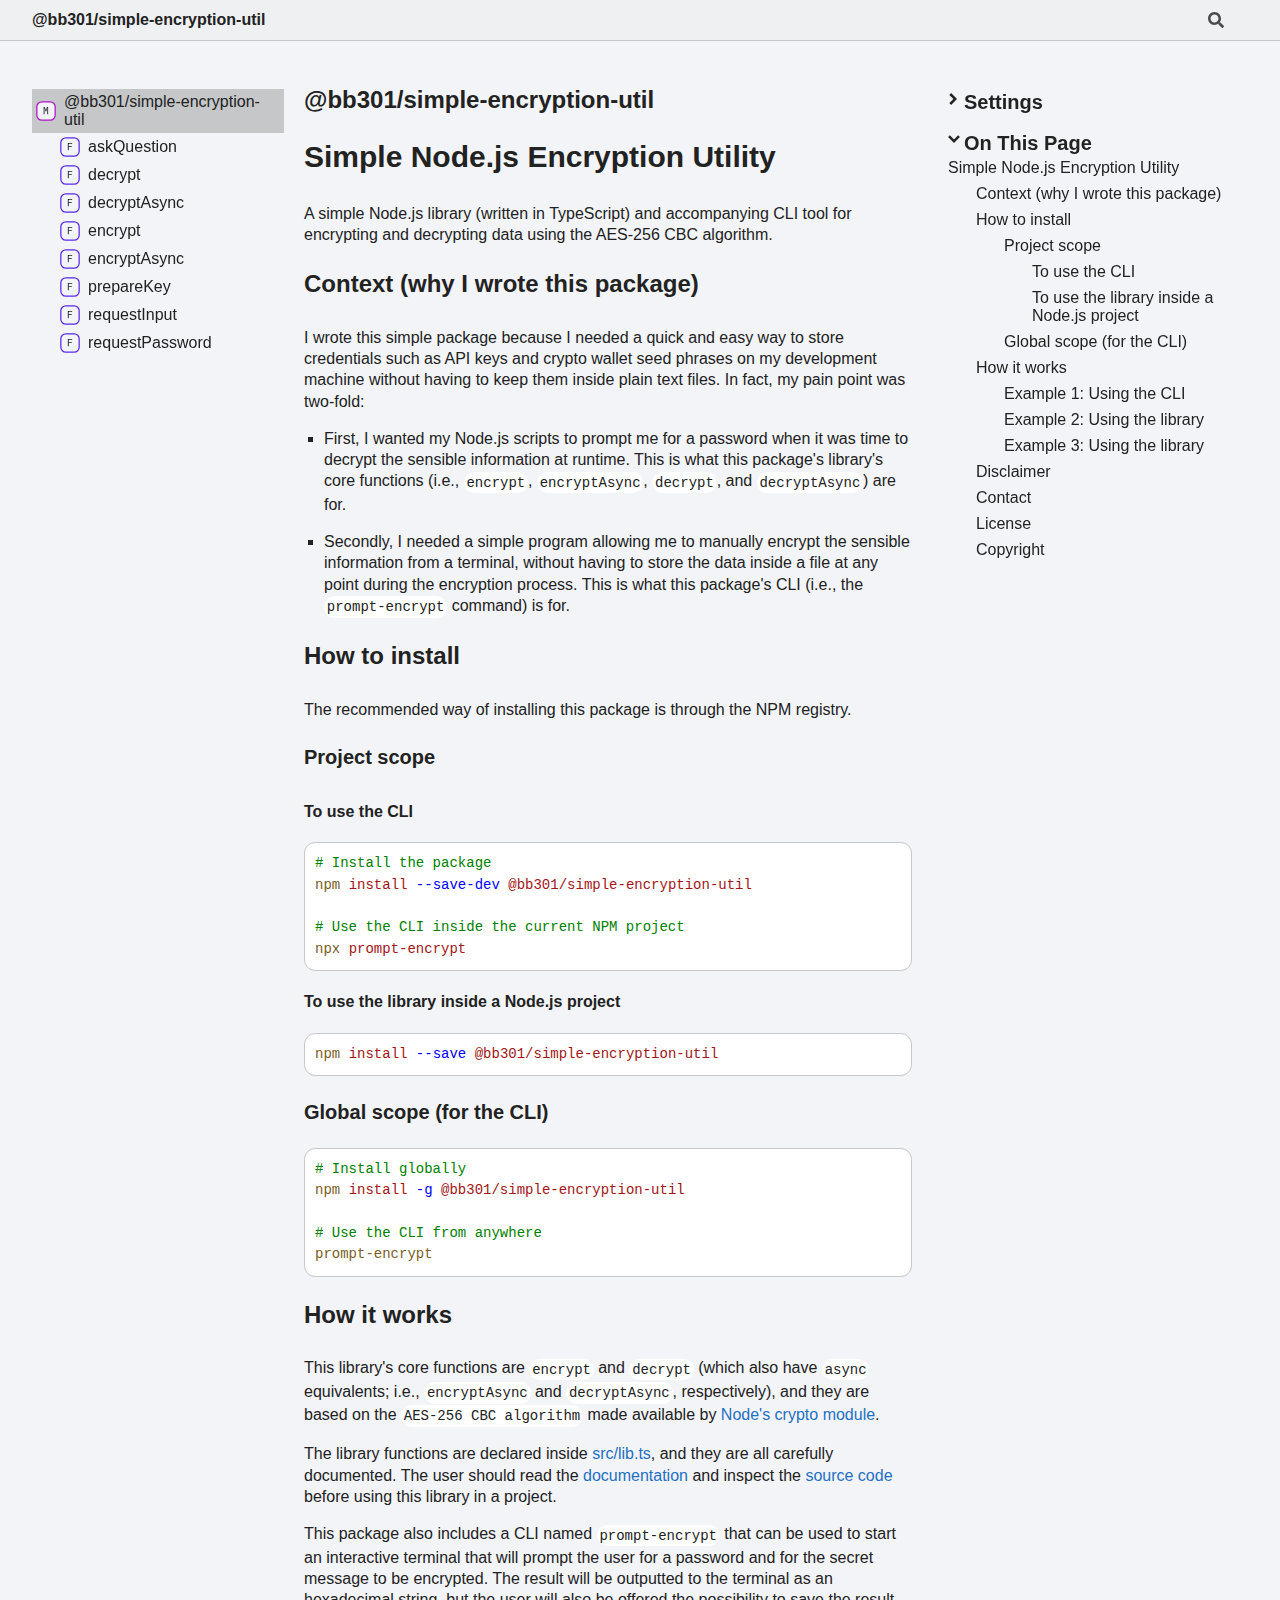
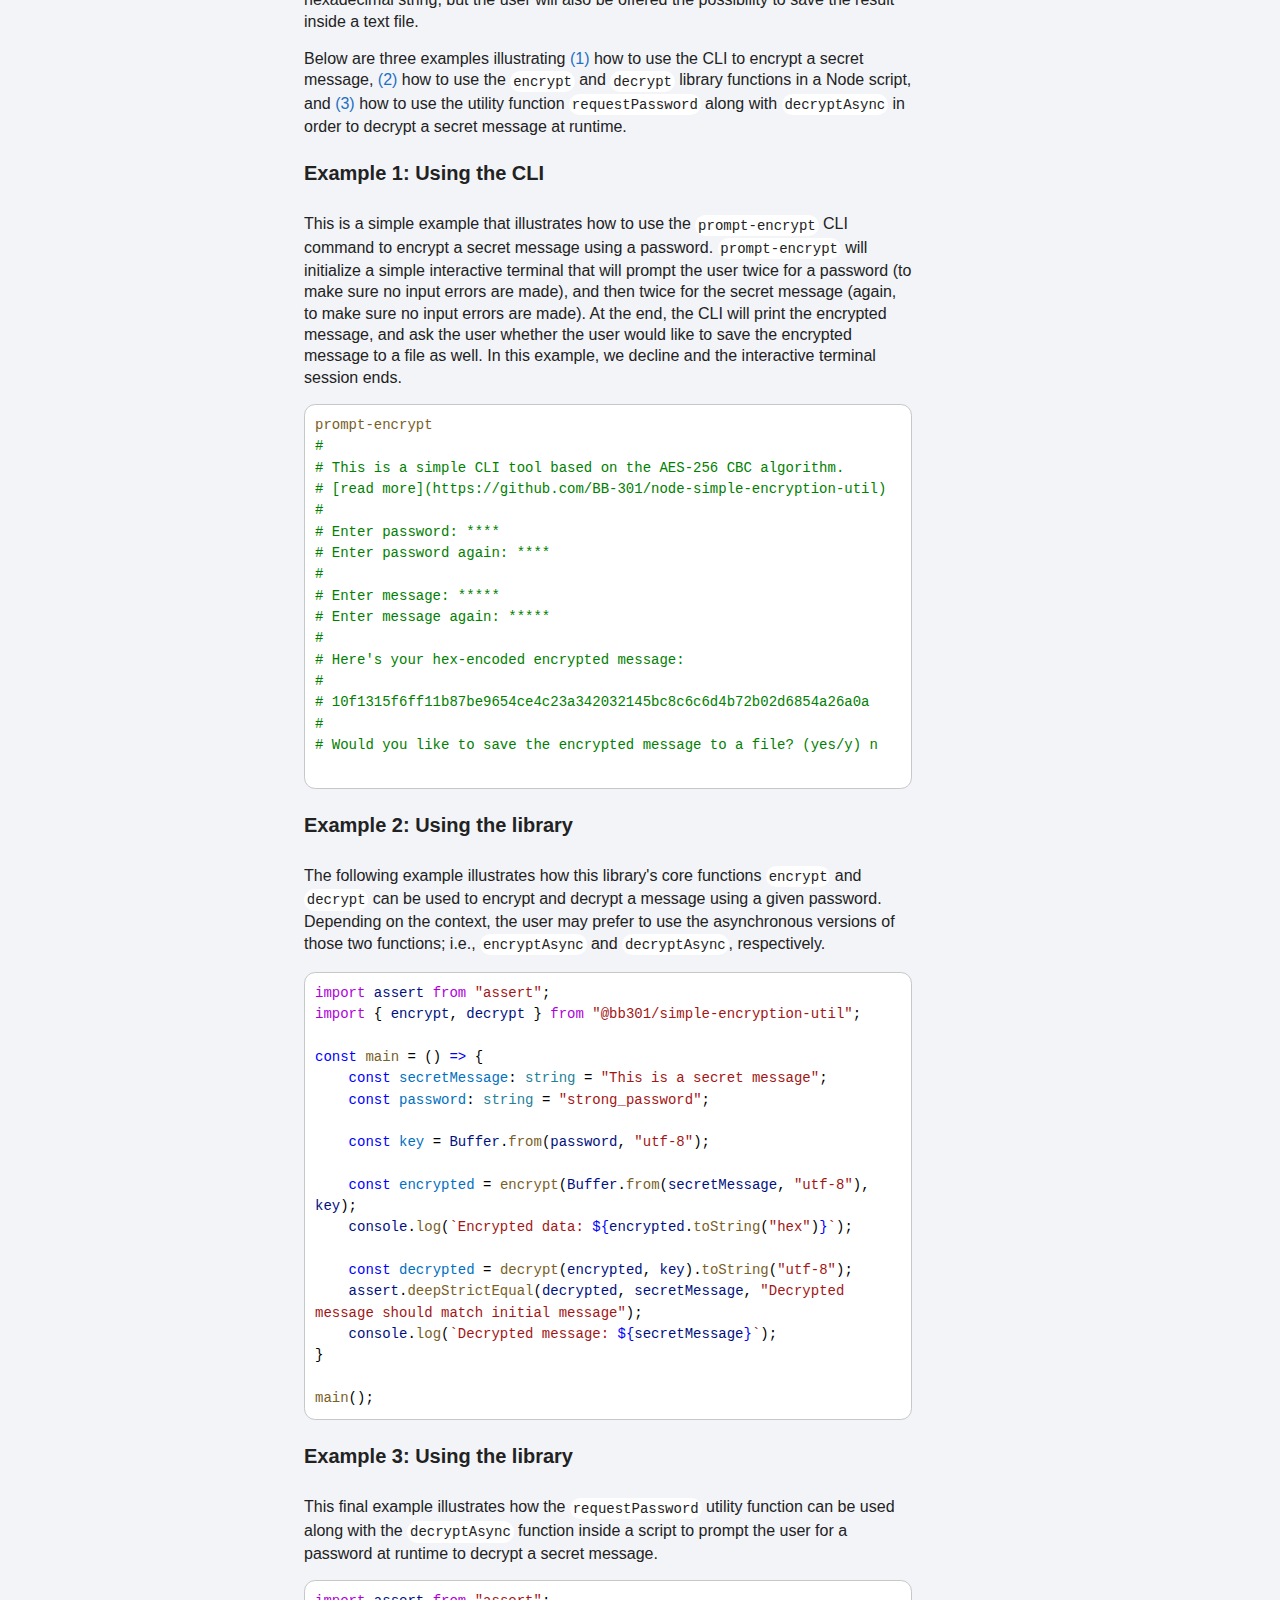
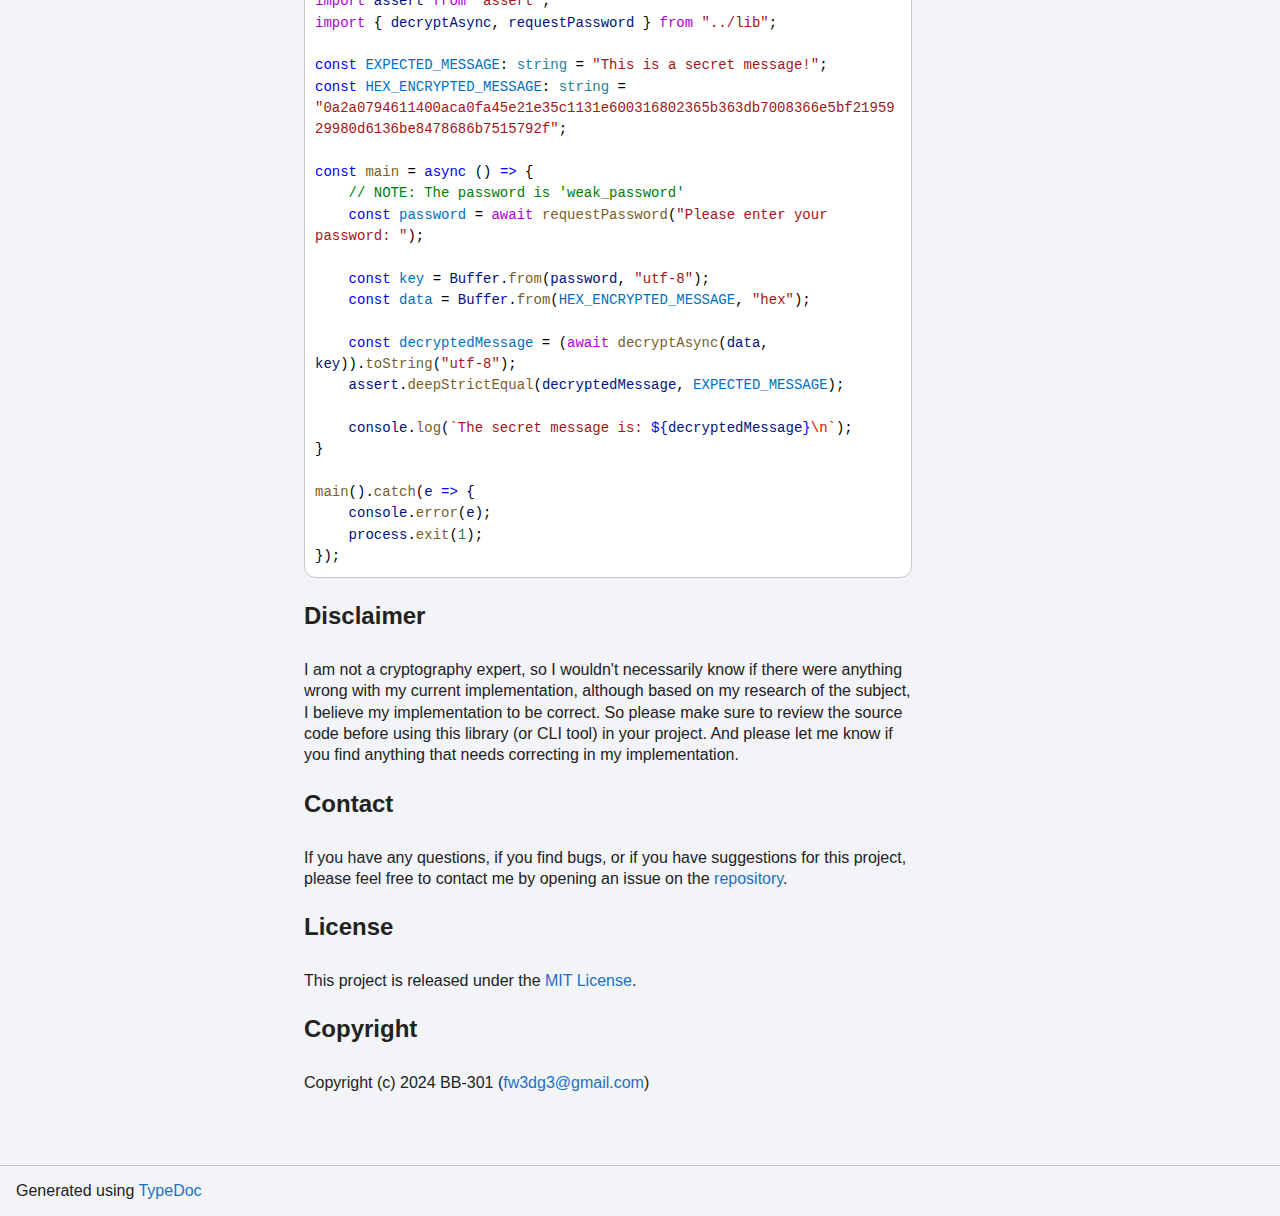
<file: docs/index.html>
<!DOCTYPE html><html class="default" lang="en"><head><meta charSet="utf-8"/><meta http-equiv="x-ua-compatible" content="IE=edge"/><title>@bb301/simple-encryption-util</title><meta name="description" content="Documentation for @bb301/simple-encryption-util"/><meta name="viewport" content="width=device-width, initial-scale=1"/><link rel="stylesheet" href="assets/style.css"/><link rel="stylesheet" href="assets/highlight.css"/><script defer src="assets/main.js"></script><script async src="assets/icons.js" id="tsd-icons-script"></script><script async src="assets/search.js" id="tsd-search-script"></script><script async src="assets/navigation.js" id="tsd-nav-script"></script></head><body><script>document.documentElement.dataset.theme = localStorage.getItem("tsd-theme") || "os";document.body.style.display="none";setTimeout(() => app?app.showPage():document.body.style.removeProperty("display"),500)</script><header class="tsd-page-toolbar"><div class="tsd-toolbar-contents container"><div class="table-cell" id="tsd-search" data-base="."><div class="field"><label for="tsd-search-field" class="tsd-widget tsd-toolbar-icon search no-caption"><svg width="16" height="16" viewBox="0 0 16 16" fill="none"><use href="assets/icons.svg#icon-search"></use></svg></label><input type="text" id="tsd-search-field" aria-label="Search"/></div><div class="field"><div id="tsd-toolbar-links"></div></div><ul class="results"><li class="state loading">Preparing search index...</li><li class="state failure">The search index is not available</li></ul><a href="index.html" class="title">@bb301/simple-encryption-util</a></div><div class="table-cell" id="tsd-widgets"><a href="#" class="tsd-widget tsd-toolbar-icon menu no-caption" data-toggle="menu" aria-label="Menu"><svg width="16" height="16" viewBox="0 0 16 16" fill="none"><use href="assets/icons.svg#icon-menu"></use></svg></a></div></div></header><div class="container container-main"><div class="col-content"><div class="tsd-page-title"><h2>@bb301/simple-encryption-util</h2></div><div class="tsd-panel tsd-typography"><a id="md:simple-nodejs-encryption-utility" class="tsd-anchor"></a><h1><a href="#md:simple-nodejs-encryption-utility">Simple Node.js Encryption Utility</a></h1><p>A simple Node.js library (written in TypeScript) and accompanying CLI tool for encrypting and decrypting data using the AES-256 CBC algorithm.</p>
<a id="md:context-why-i-wrote-this-package" class="tsd-anchor"></a><h2><a href="#md:context-why-i-wrote-this-package">Context (why I wrote this package)</a></h2><p>I wrote this simple package because I needed a quick and easy way to store credentials such as API keys and crypto wallet seed phrases on my development machine without having to keep them inside plain text files. In fact, my pain point was two-fold: </p>
<ul>
<li><p>First, I wanted my Node.js scripts to prompt me for a password when it was time to decrypt the sensible information at runtime. This is what this package&#39;s library&#39;s core functions (i.e., <code>encrypt</code>, <code>encryptAsync</code>, <code>decrypt</code>, and <code>decryptAsync</code>) are for.</p>
</li>
<li><p>Secondly, I needed a simple program allowing me to manually encrypt the sensible information from a terminal, without having to store the data inside a file at any point during the encryption process. This is what this package&#39;s CLI (i.e., the <code>prompt-encrypt</code> command) is for.</p>
</li>
</ul>
<a id="md:how-to-install" class="tsd-anchor"></a><h2><a href="#md:how-to-install">How to install</a></h2><p>The recommended way of installing this package is through the NPM registry.</p>
<a id="md:project-scope" class="tsd-anchor"></a><h3><a href="#md:project-scope">Project scope</a></h3><a id="md:to-use-the-cli" class="tsd-anchor"></a><h4><a href="#md:to-use-the-cli">To use the CLI</a></h4><pre><code class="language-shell"><span class="hl-0"># Install the package</span><br/><span class="hl-1">npm</span><span class="hl-2"> </span><span class="hl-3">install</span><span class="hl-2"> </span><span class="hl-4">--save-dev</span><span class="hl-2"> </span><span class="hl-3">@bb301/simple-encryption-util</span><br/><br/><span class="hl-0"># Use the CLI inside the current NPM project</span><br/><span class="hl-1">npx</span><span class="hl-2"> </span><span class="hl-3">prompt-encrypt</span>
</code><button>Copy</button></pre>
<a id="md:to-use-the-library-inside-a-nodejs-project" class="tsd-anchor"></a><h4><a href="#md:to-use-the-library-inside-a-nodejs-project">To use the library inside a Node.js project</a></h4><pre><code class="language-shell"><span class="hl-1">npm</span><span class="hl-2"> </span><span class="hl-3">install</span><span class="hl-2"> </span><span class="hl-4">--save</span><span class="hl-2"> </span><span class="hl-3">@bb301/simple-encryption-util</span>
</code><button>Copy</button></pre>
<a id="md:global-scope-for-the-cli" class="tsd-anchor"></a><h3><a href="#md:global-scope-for-the-cli">Global scope (for the CLI)</a></h3><pre><code class="language-shell"><span class="hl-0"># Install globally</span><br/><span class="hl-1">npm</span><span class="hl-2"> </span><span class="hl-3">install</span><span class="hl-2"> </span><span class="hl-4">-g</span><span class="hl-2"> </span><span class="hl-3">@bb301/simple-encryption-util</span><br/><br/><span class="hl-0"># Use the CLI from anywhere</span><br/><span class="hl-1">prompt-encrypt</span>
</code><button>Copy</button></pre>
<a id="md:how-it-works" class="tsd-anchor"></a><h2><a href="#md:how-it-works">How it works</a></h2><p>This library&#39;s core functions are <code>encrypt</code> and <code>decrypt</code> (which also have <code>async</code> equivalents; i.e., <code>encryptAsync</code> and <code>decryptAsync</code>, respectively), and they are based on the <code>AES-256 CBC algorithm</code> made available by <a href="https://nodejs.org/docs/latest-v20.x/api/crypto.html#class-cipher">Node&#39;s crypto module</a>.</p>
<p>The library functions are declared inside <a href="https://github.com/BB-301/node-simple-encryption-util/blob/main/src/lib.ts">src/lib.ts</a>, and they are all carefully documented. The user should read the <a href="https://bb-301.github.io/node-simple-encryption-util-docs/">documentation</a> and inspect the <a href="https://github.com/BB-301/node-simple-encryption-util/blob/main/src/lib.ts">source code</a> before using this library in a project.</p>
<p>This package also includes a CLI named <code>prompt-encrypt</code> that can be used to start an interactive terminal that will prompt the user for a password and for the secret message to be encrypted. The result will be outputted to the terminal as an hexadecimal string, but the user will also be offered the possibility to save the result inside a text file.</p>
<p>Below are three examples illustrating <a href="#md:example-1-using-the-cli">(1)</a> how to use the CLI to encrypt a secret message, <a href="#md:example-2-using-the-library">(2)</a> how to use the <code>encrypt</code> and <code>decrypt</code> library functions in a Node script, and <a href="#md:example-3-using-the-library">(3)</a> how to use the utility function <code>requestPassword</code> along with <code>decryptAsync</code> in order to decrypt a secret message at runtime.</p>
<a id="md:example-1-using-the-cli" class="tsd-anchor"></a><h3><a href="#md:example-1-using-the-cli">Example 1: Using the CLI</a></h3><p>This is a simple example that illustrates how to use the <code>prompt-encrypt</code> CLI
command to encrypt a secret message using a password. <code>prompt-encrypt</code> will
initialize a simple interactive terminal that will prompt the user twice for a password (to
make sure no input errors are made), and then twice for the secret message 
(again, to make sure no input errors are made). At the end, the CLI
will print the encrypted message, and ask the user whether the user would like to
save the encrypted message to a file as well. In this example, we decline and
the interactive terminal session ends.</p>
<pre><code class="language-shell"><span class="hl-1">prompt-encrypt</span><br/><span class="hl-0">#</span><br/><span class="hl-0"># This is a simple CLI tool based on the AES-256 CBC algorithm.</span><br/><span class="hl-0"># [read more](https://github.com/BB-301/node-simple-encryption-util)</span><br/><span class="hl-0">#</span><br/><span class="hl-0"># Enter password: ****</span><br/><span class="hl-0"># Enter password again: ****</span><br/><span class="hl-0">#</span><br/><span class="hl-0"># Enter message: *****</span><br/><span class="hl-0"># Enter message again: *****</span><br/><span class="hl-0">#</span><br/><span class="hl-0"># Here&#39;s your hex-encoded encrypted message:</span><br/><span class="hl-0"># </span><br/><span class="hl-0"># 10f1315f6ff11b87be9654ce4c23a342032145bc8c6c6d4b72b02d6854a26a0a</span><br/><span class="hl-0">#</span><br/><span class="hl-0"># Would you like to save the encrypted message to a file? (yes/y) n</span><br/>
</code><button>Copy</button></pre>
<a id="md:example-2-using-the-library" class="tsd-anchor"></a><h3><a href="#md:example-2-using-the-library">Example 2: Using the library</a></h3><p>The following example illustrates how this library&#39;s core functions <code>encrypt</code>
and <code>decrypt</code> can be used to encrypt and decrypt a message using a given 
password. Depending on the context, the user may prefer to use the asynchronous
versions of those two functions; i.e., <code>encryptAsync</code> and <code>decryptAsync</code>, respectively.</p>
<pre><code class="language-ts"><span class="hl-5">import</span><span class="hl-2"> </span><span class="hl-6">assert</span><span class="hl-2"> </span><span class="hl-5">from</span><span class="hl-2"> </span><span class="hl-3">&quot;assert&quot;</span><span class="hl-2">;</span><br/><span class="hl-5">import</span><span class="hl-2"> { </span><span class="hl-6">encrypt</span><span class="hl-2">, </span><span class="hl-6">decrypt</span><span class="hl-2"> } </span><span class="hl-5">from</span><span class="hl-2"> </span><span class="hl-3">&quot;@bb301/simple-encryption-util&quot;</span><span class="hl-2">;</span><br/><br/><span class="hl-4">const</span><span class="hl-2"> </span><span class="hl-1">main</span><span class="hl-2"> = () </span><span class="hl-4">=&gt;</span><span class="hl-2"> {</span><br/><span class="hl-2">    </span><span class="hl-4">const</span><span class="hl-2"> </span><span class="hl-7">secretMessage</span><span class="hl-2">: </span><span class="hl-8">string</span><span class="hl-2"> = </span><span class="hl-3">&quot;This is a secret message&quot;</span><span class="hl-2">;</span><br/><span class="hl-2">    </span><span class="hl-4">const</span><span class="hl-2"> </span><span class="hl-7">password</span><span class="hl-2">: </span><span class="hl-8">string</span><span class="hl-2"> = </span><span class="hl-3">&quot;strong_password&quot;</span><span class="hl-2">;</span><br/><br/><span class="hl-2">    </span><span class="hl-4">const</span><span class="hl-2"> </span><span class="hl-7">key</span><span class="hl-2"> = </span><span class="hl-6">Buffer</span><span class="hl-2">.</span><span class="hl-1">from</span><span class="hl-2">(</span><span class="hl-6">password</span><span class="hl-2">, </span><span class="hl-3">&quot;utf-8&quot;</span><span class="hl-2">);</span><br/><br/><span class="hl-2">    </span><span class="hl-4">const</span><span class="hl-2"> </span><span class="hl-7">encrypted</span><span class="hl-2"> = </span><span class="hl-1">encrypt</span><span class="hl-2">(</span><span class="hl-6">Buffer</span><span class="hl-2">.</span><span class="hl-1">from</span><span class="hl-2">(</span><span class="hl-6">secretMessage</span><span class="hl-2">, </span><span class="hl-3">&quot;utf-8&quot;</span><span class="hl-2">), </span><span class="hl-6">key</span><span class="hl-2">);</span><br/><span class="hl-2">    </span><span class="hl-6">console</span><span class="hl-2">.</span><span class="hl-1">log</span><span class="hl-2">(</span><span class="hl-3">`Encrypted data: </span><span class="hl-4">${</span><span class="hl-6">encrypted</span><span class="hl-9">.</span><span class="hl-1">toString</span><span class="hl-9">(</span><span class="hl-3">&quot;hex&quot;</span><span class="hl-9">)</span><span class="hl-4">}</span><span class="hl-3">`</span><span class="hl-2">);</span><br/><br/><span class="hl-2">    </span><span class="hl-4">const</span><span class="hl-2"> </span><span class="hl-7">decrypted</span><span class="hl-2"> = </span><span class="hl-1">decrypt</span><span class="hl-2">(</span><span class="hl-6">encrypted</span><span class="hl-2">, </span><span class="hl-6">key</span><span class="hl-2">).</span><span class="hl-1">toString</span><span class="hl-2">(</span><span class="hl-3">&quot;utf-8&quot;</span><span class="hl-2">);</span><br/><span class="hl-2">    </span><span class="hl-6">assert</span><span class="hl-2">.</span><span class="hl-1">deepStrictEqual</span><span class="hl-2">(</span><span class="hl-6">decrypted</span><span class="hl-2">, </span><span class="hl-6">secretMessage</span><span class="hl-2">, </span><span class="hl-3">&quot;Decrypted message should match initial message&quot;</span><span class="hl-2">);</span><br/><span class="hl-2">    </span><span class="hl-6">console</span><span class="hl-2">.</span><span class="hl-1">log</span><span class="hl-2">(</span><span class="hl-3">`Decrypted message: </span><span class="hl-4">${</span><span class="hl-6">secretMessage</span><span class="hl-4">}</span><span class="hl-3">`</span><span class="hl-2">);</span><br/><span class="hl-2">}</span><br/><br/><span class="hl-1">main</span><span class="hl-2">();</span>
</code><button>Copy</button></pre>
<a id="md:example-3-using-the-library" class="tsd-anchor"></a><h3><a href="#md:example-3-using-the-library">Example 3: Using the library</a></h3><p>This final example illustrates how the <code>requestPassword</code> utility function can
be used along with the <code>decryptAsync</code> function inside a script to prompt the
user for a password at runtime to decrypt a secret message.</p>
<pre><code class="language-ts"><span class="hl-5">import</span><span class="hl-2"> </span><span class="hl-6">assert</span><span class="hl-2"> </span><span class="hl-5">from</span><span class="hl-2"> </span><span class="hl-3">&quot;assert&quot;</span><span class="hl-2">;</span><br/><span class="hl-5">import</span><span class="hl-2"> { </span><span class="hl-6">decryptAsync</span><span class="hl-2">, </span><span class="hl-6">requestPassword</span><span class="hl-2"> } </span><span class="hl-5">from</span><span class="hl-2"> </span><span class="hl-3">&quot;../lib&quot;</span><span class="hl-2">;</span><br/><br/><span class="hl-4">const</span><span class="hl-2"> </span><span class="hl-7">EXPECTED_MESSAGE</span><span class="hl-2">: </span><span class="hl-8">string</span><span class="hl-2"> = </span><span class="hl-3">&quot;This is a secret message!&quot;</span><span class="hl-2">;</span><br/><span class="hl-4">const</span><span class="hl-2"> </span><span class="hl-7">HEX_ENCRYPTED_MESSAGE</span><span class="hl-2">: </span><span class="hl-8">string</span><span class="hl-2"> = </span><span class="hl-3">&quot;0a2a0794611400aca0fa45e21e35c1131e600316802365b363db7008366e5bf2195929980d6136be8478686b7515792f&quot;</span><span class="hl-2">;</span><br/><br/><span class="hl-4">const</span><span class="hl-2"> </span><span class="hl-1">main</span><span class="hl-2"> = </span><span class="hl-4">async</span><span class="hl-2"> () </span><span class="hl-4">=&gt;</span><span class="hl-2"> {</span><br/><span class="hl-2">    </span><span class="hl-0">// NOTE: The password is &#39;weak_password&#39;</span><br/><span class="hl-2">    </span><span class="hl-4">const</span><span class="hl-2"> </span><span class="hl-7">password</span><span class="hl-2"> = </span><span class="hl-5">await</span><span class="hl-2"> </span><span class="hl-1">requestPassword</span><span class="hl-2">(</span><span class="hl-3">&quot;Please enter your password: &quot;</span><span class="hl-2">);</span><br/><br/><span class="hl-2">    </span><span class="hl-4">const</span><span class="hl-2"> </span><span class="hl-7">key</span><span class="hl-2"> = </span><span class="hl-6">Buffer</span><span class="hl-2">.</span><span class="hl-1">from</span><span class="hl-2">(</span><span class="hl-6">password</span><span class="hl-2">, </span><span class="hl-3">&quot;utf-8&quot;</span><span class="hl-2">);</span><br/><span class="hl-2">    </span><span class="hl-4">const</span><span class="hl-2"> </span><span class="hl-7">data</span><span class="hl-2"> = </span><span class="hl-6">Buffer</span><span class="hl-2">.</span><span class="hl-1">from</span><span class="hl-2">(</span><span class="hl-7">HEX_ENCRYPTED_MESSAGE</span><span class="hl-2">, </span><span class="hl-3">&quot;hex&quot;</span><span class="hl-2">);</span><br/><br/><span class="hl-2">    </span><span class="hl-4">const</span><span class="hl-2"> </span><span class="hl-7">decryptedMessage</span><span class="hl-2"> = (</span><span class="hl-5">await</span><span class="hl-2"> </span><span class="hl-1">decryptAsync</span><span class="hl-2">(</span><span class="hl-6">data</span><span class="hl-2">, </span><span class="hl-6">key</span><span class="hl-2">)).</span><span class="hl-1">toString</span><span class="hl-2">(</span><span class="hl-3">&quot;utf-8&quot;</span><span class="hl-2">);</span><br/><span class="hl-2">    </span><span class="hl-6">assert</span><span class="hl-2">.</span><span class="hl-1">deepStrictEqual</span><span class="hl-2">(</span><span class="hl-6">decryptedMessage</span><span class="hl-2">, </span><span class="hl-7">EXPECTED_MESSAGE</span><span class="hl-2">);</span><br/><br/><span class="hl-2">    </span><span class="hl-6">console</span><span class="hl-2">.</span><span class="hl-1">log</span><span class="hl-2">(</span><span class="hl-3">`The secret message is: </span><span class="hl-4">${</span><span class="hl-6">decryptedMessage</span><span class="hl-4">}</span><span class="hl-10">\n</span><span class="hl-3">`</span><span class="hl-2">);</span><br/><span class="hl-2">}</span><br/><br/><span class="hl-1">main</span><span class="hl-2">().</span><span class="hl-1">catch</span><span class="hl-2">(</span><span class="hl-6">e</span><span class="hl-2"> </span><span class="hl-4">=&gt;</span><span class="hl-2"> {</span><br/><span class="hl-2">    </span><span class="hl-6">console</span><span class="hl-2">.</span><span class="hl-1">error</span><span class="hl-2">(</span><span class="hl-6">e</span><span class="hl-2">);</span><br/><span class="hl-2">    </span><span class="hl-6">process</span><span class="hl-2">.</span><span class="hl-1">exit</span><span class="hl-2">(</span><span class="hl-11">1</span><span class="hl-2">);</span><br/><span class="hl-2">});</span>
</code><button>Copy</button></pre>
<a id="md:disclaimer" class="tsd-anchor"></a><h2><a href="#md:disclaimer">Disclaimer</a></h2><p>I am not a cryptography expert, so I wouldn&#39;t necessarily know if there were anything wrong with my current implementation, although based on my research of the subject, I believe my implementation to be correct. So please make sure to review the source code before using this library (or CLI tool) in your project. And please let me know if you find anything that needs correcting in my implementation.</p>
<a id="md:contact" class="tsd-anchor"></a><h2><a href="#md:contact">Contact</a></h2><p>If you have any questions, if you find bugs, or if you have suggestions for this project, please feel free to contact me by opening an issue on the <a href="https://github.com/BB-301/node-simple-encryption-util/issues">repository</a>.</p>
<a id="md:license" class="tsd-anchor"></a><h2><a href="#md:license">License</a></h2><p>This project is released under the <a href="https://github.com/BB-301/node-simple-encryption-util/blob/main/LICENSE">MIT License</a>.</p>
<a id="md:copyright" class="tsd-anchor"></a><h2><a href="#md:copyright">Copyright</a></h2><p>Copyright (c) 2024 BB-301 (<a href="mailto:fw3dg3@gmail.com">fw3dg3@gmail.com</a>)</p>
</div></div><div class="col-sidebar"><div class="page-menu"><div class="tsd-navigation settings"><details class="tsd-index-accordion"><summary class="tsd-accordion-summary"><h3><svg width="20" height="20" viewBox="0 0 24 24" fill="none"><use href="assets/icons.svg#icon-chevronDown"></use></svg>Settings</h3></summary><div class="tsd-accordion-details"><div class="tsd-filter-visibility"><h4 class="uppercase">Member Visibility</h4><form><ul id="tsd-filter-options"><li class="tsd-filter-item"><label class="tsd-filter-input"><input type="checkbox" id="tsd-filter-protected" name="protected"/><svg width="32" height="32" viewBox="0 0 32 32" aria-hidden="true"><rect class="tsd-checkbox-background" width="30" height="30" x="1" y="1" rx="6" fill="none"></rect><path class="tsd-checkbox-checkmark" d="M8.35422 16.8214L13.2143 21.75L24.6458 10.25" stroke="none" stroke-width="3.5" stroke-linejoin="round" fill="none"></path></svg><span>Protected</span></label></li><li class="tsd-filter-item"><label class="tsd-filter-input"><input type="checkbox" id="tsd-filter-private" name="private"/><svg width="32" height="32" viewBox="0 0 32 32" aria-hidden="true"><rect class="tsd-checkbox-background" width="30" height="30" x="1" y="1" rx="6" fill="none"></rect><path class="tsd-checkbox-checkmark" d="M8.35422 16.8214L13.2143 21.75L24.6458 10.25" stroke="none" stroke-width="3.5" stroke-linejoin="round" fill="none"></path></svg><span>Private</span></label></li><li class="tsd-filter-item"><label class="tsd-filter-input"><input type="checkbox" id="tsd-filter-inherited" name="inherited" checked/><svg width="32" height="32" viewBox="0 0 32 32" aria-hidden="true"><rect class="tsd-checkbox-background" width="30" height="30" x="1" y="1" rx="6" fill="none"></rect><path class="tsd-checkbox-checkmark" d="M8.35422 16.8214L13.2143 21.75L24.6458 10.25" stroke="none" stroke-width="3.5" stroke-linejoin="round" fill="none"></path></svg><span>Inherited</span></label></li><li class="tsd-filter-item"><label class="tsd-filter-input"><input type="checkbox" id="tsd-filter-external" name="external"/><svg width="32" height="32" viewBox="0 0 32 32" aria-hidden="true"><rect class="tsd-checkbox-background" width="30" height="30" x="1" y="1" rx="6" fill="none"></rect><path class="tsd-checkbox-checkmark" d="M8.35422 16.8214L13.2143 21.75L24.6458 10.25" stroke="none" stroke-width="3.5" stroke-linejoin="round" fill="none"></path></svg><span>External</span></label></li></ul></form></div><div class="tsd-theme-toggle"><h4 class="uppercase">Theme</h4><select id="tsd-theme"><option value="os">OS</option><option value="light">Light</option><option value="dark">Dark</option></select></div></div></details></div><details open class="tsd-index-accordion tsd-page-navigation"><summary class="tsd-accordion-summary"><h3><svg width="20" height="20" viewBox="0 0 24 24" fill="none"><use href="assets/icons.svg#icon-chevronDown"></use></svg>On This Page</h3></summary><div class="tsd-accordion-details"><a href="#md:simple-nodejs-encryption-utility"><span>Simple <wbr/>Node.js <wbr/>Encryption <wbr/>Utility</span></a><ul><li><a href="#md:context-why-i-wrote-this-package"><span>Context (why <wbr/>I wrote this package)</span></a></li><li><a href="#md:how-to-install"><span>How to install</span></a></li><li><ul><li><a href="#md:project-scope"><span>Project scope</span></a></li><li><ul><li><a href="#md:to-use-the-cli"><span>To use the CLI</span></a></li><li><a href="#md:to-use-the-library-inside-a-nodejs-project"><span>To use the library inside a <wbr/>Node.js project</span></a></li></ul></li><li><a href="#md:global-scope-for-the-cli"><span>Global scope (for the CLI)</span></a></li></ul></li><li><a href="#md:how-it-works"><span>How it works</span></a></li><li><ul><li><a href="#md:example-1-using-the-cli"><span>Example 1: <wbr/>Using the CLI</span></a></li><li><a href="#md:example-2-using-the-library"><span>Example 2: <wbr/>Using the library</span></a></li><li><a href="#md:example-3-using-the-library"><span>Example 3: <wbr/>Using the library</span></a></li></ul></li><li><a href="#md:disclaimer"><span>Disclaimer</span></a></li><li><a href="#md:contact"><span>Contact</span></a></li><li><a href="#md:license"><span>License</span></a></li><li><a href="#md:copyright"><span>Copyright</span></a></li></ul></div></details></div><div class="site-menu"><nav class="tsd-navigation"><a href="modules.html" class="current"><svg class="tsd-kind-icon" viewBox="0 0 24 24"><use href="assets/icons.svg#icon-1"></use></svg><span>@bb301/simple-encryption-util</span></a><ul class="tsd-small-nested-navigation" id="tsd-nav-container" data-base="."><li>Loading...</li></ul></nav></div></div></div><div class="tsd-generator"><p>Generated using <a href="https://typedoc.org/" target="_blank">TypeDoc</a></p></div><div class="overlay"></div></body></html>
</file>
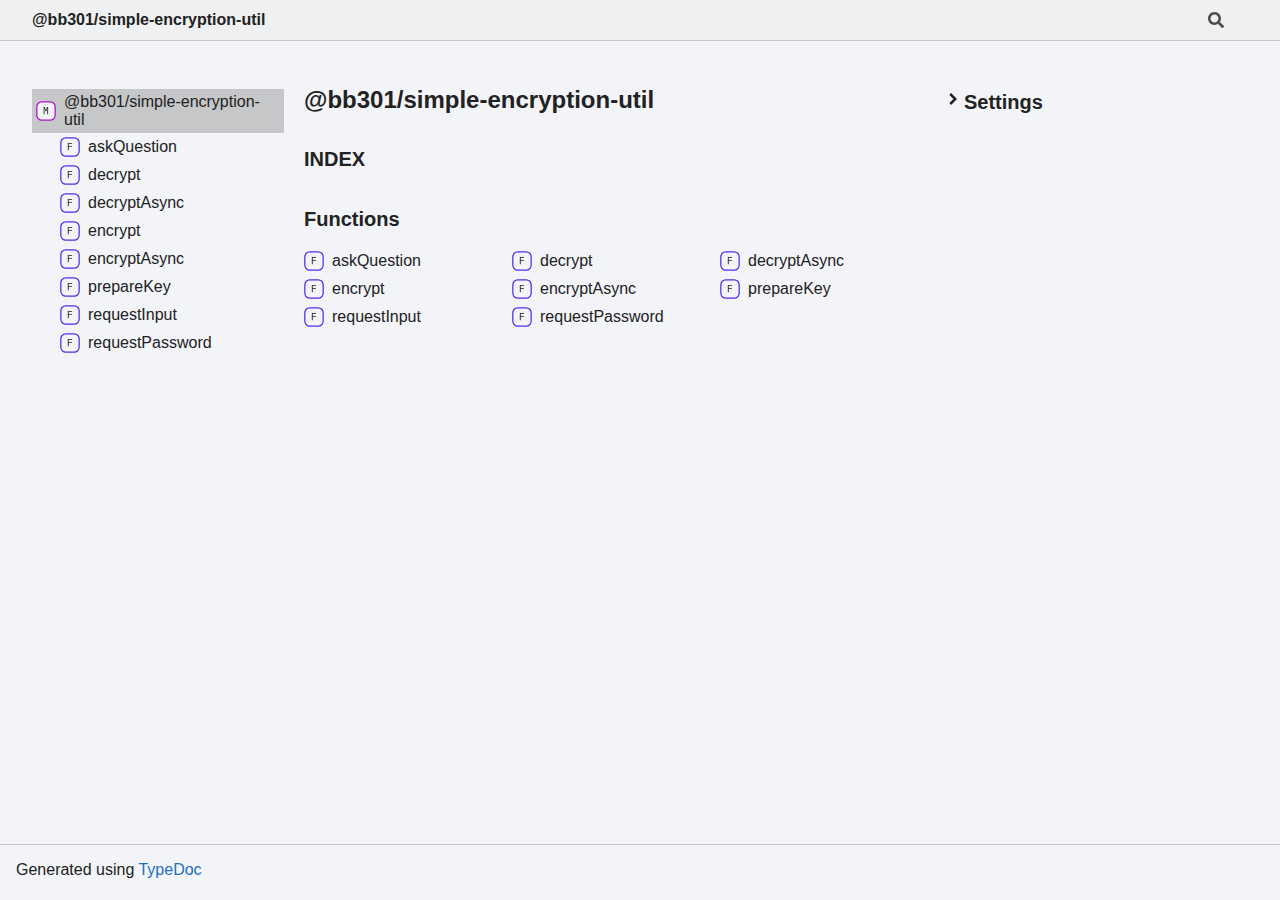
<file: docs/modules.html>
<!DOCTYPE html><html class="default" lang="en"><head><meta charSet="utf-8"/><meta http-equiv="x-ua-compatible" content="IE=edge"/><title>@bb301/simple-encryption-util</title><meta name="description" content="Documentation for @bb301/simple-encryption-util"/><meta name="viewport" content="width=device-width, initial-scale=1"/><link rel="stylesheet" href="assets/style.css"/><link rel="stylesheet" href="assets/highlight.css"/><script defer src="assets/main.js"></script><script async src="assets/icons.js" id="tsd-icons-script"></script><script async src="assets/search.js" id="tsd-search-script"></script><script async src="assets/navigation.js" id="tsd-nav-script"></script></head><body><script>document.documentElement.dataset.theme = localStorage.getItem("tsd-theme") || "os";document.body.style.display="none";setTimeout(() => app?app.showPage():document.body.style.removeProperty("display"),500)</script><header class="tsd-page-toolbar"><div class="tsd-toolbar-contents container"><div class="table-cell" id="tsd-search" data-base="."><div class="field"><label for="tsd-search-field" class="tsd-widget tsd-toolbar-icon search no-caption"><svg width="16" height="16" viewBox="0 0 16 16" fill="none"><use href="assets/icons.svg#icon-search"></use></svg></label><input type="text" id="tsd-search-field" aria-label="Search"/></div><div class="field"><div id="tsd-toolbar-links"></div></div><ul class="results"><li class="state loading">Preparing search index...</li><li class="state failure">The search index is not available</li></ul><a href="index.html" class="title">@bb301/simple-encryption-util</a></div><div class="table-cell" id="tsd-widgets"><a href="#" class="tsd-widget tsd-toolbar-icon menu no-caption" data-toggle="menu" aria-label="Menu"><svg width="16" height="16" viewBox="0 0 16 16" fill="none"><use href="assets/icons.svg#icon-menu"></use></svg></a></div></div></header><div class="container container-main"><div class="col-content"><div class="tsd-page-title"><h2>@bb301/simple-encryption-util</h2></div><section class="tsd-panel-group tsd-index-group"><section class="tsd-panel tsd-index-panel"><h3 class="tsd-index-heading uppercase">Index</h3><section class="tsd-index-section"><h3 class="tsd-index-heading">Functions</h3><div class="tsd-index-list"><a href="functions/askQuestion.html" class="tsd-index-link"><svg class="tsd-kind-icon" viewBox="0 0 24 24"><use href="assets/icons.svg#icon-64"></use></svg><span>ask<wbr/>Question</span></a>
<a href="functions/decrypt.html" class="tsd-index-link"><svg class="tsd-kind-icon" viewBox="0 0 24 24"><use href="assets/icons.svg#icon-64"></use></svg><span>decrypt</span></a>
<a href="functions/decryptAsync.html" class="tsd-index-link"><svg class="tsd-kind-icon" viewBox="0 0 24 24"><use href="assets/icons.svg#icon-64"></use></svg><span>decrypt<wbr/>Async</span></a>
<a href="functions/encrypt.html" class="tsd-index-link"><svg class="tsd-kind-icon" viewBox="0 0 24 24"><use href="assets/icons.svg#icon-64"></use></svg><span>encrypt</span></a>
<a href="functions/encryptAsync.html" class="tsd-index-link"><svg class="tsd-kind-icon" viewBox="0 0 24 24"><use href="assets/icons.svg#icon-64"></use></svg><span>encrypt<wbr/>Async</span></a>
<a href="functions/prepareKey.html" class="tsd-index-link"><svg class="tsd-kind-icon" viewBox="0 0 24 24"><use href="assets/icons.svg#icon-64"></use></svg><span>prepare<wbr/>Key</span></a>
<a href="functions/requestInput.html" class="tsd-index-link"><svg class="tsd-kind-icon" viewBox="0 0 24 24"><use href="assets/icons.svg#icon-64"></use></svg><span>request<wbr/>Input</span></a>
<a href="functions/requestPassword.html" class="tsd-index-link"><svg class="tsd-kind-icon" viewBox="0 0 24 24"><use href="assets/icons.svg#icon-64"></use></svg><span>request<wbr/>Password</span></a>
</div></section></section></section></div><div class="col-sidebar"><div class="page-menu"><div class="tsd-navigation settings"><details class="tsd-index-accordion"><summary class="tsd-accordion-summary"><h3><svg width="20" height="20" viewBox="0 0 24 24" fill="none"><use href="assets/icons.svg#icon-chevronDown"></use></svg>Settings</h3></summary><div class="tsd-accordion-details"><div class="tsd-filter-visibility"><h4 class="uppercase">Member Visibility</h4><form><ul id="tsd-filter-options"><li class="tsd-filter-item"><label class="tsd-filter-input"><input type="checkbox" id="tsd-filter-protected" name="protected"/><svg width="32" height="32" viewBox="0 0 32 32" aria-hidden="true"><rect class="tsd-checkbox-background" width="30" height="30" x="1" y="1" rx="6" fill="none"></rect><path class="tsd-checkbox-checkmark" d="M8.35422 16.8214L13.2143 21.75L24.6458 10.25" stroke="none" stroke-width="3.5" stroke-linejoin="round" fill="none"></path></svg><span>Protected</span></label></li><li class="tsd-filter-item"><label class="tsd-filter-input"><input type="checkbox" id="tsd-filter-private" name="private"/><svg width="32" height="32" viewBox="0 0 32 32" aria-hidden="true"><rect class="tsd-checkbox-background" width="30" height="30" x="1" y="1" rx="6" fill="none"></rect><path class="tsd-checkbox-checkmark" d="M8.35422 16.8214L13.2143 21.75L24.6458 10.25" stroke="none" stroke-width="3.5" stroke-linejoin="round" fill="none"></path></svg><span>Private</span></label></li><li class="tsd-filter-item"><label class="tsd-filter-input"><input type="checkbox" id="tsd-filter-inherited" name="inherited" checked/><svg width="32" height="32" viewBox="0 0 32 32" aria-hidden="true"><rect class="tsd-checkbox-background" width="30" height="30" x="1" y="1" rx="6" fill="none"></rect><path class="tsd-checkbox-checkmark" d="M8.35422 16.8214L13.2143 21.75L24.6458 10.25" stroke="none" stroke-width="3.5" stroke-linejoin="round" fill="none"></path></svg><span>Inherited</span></label></li><li class="tsd-filter-item"><label class="tsd-filter-input"><input type="checkbox" id="tsd-filter-external" name="external"/><svg width="32" height="32" viewBox="0 0 32 32" aria-hidden="true"><rect class="tsd-checkbox-background" width="30" height="30" x="1" y="1" rx="6" fill="none"></rect><path class="tsd-checkbox-checkmark" d="M8.35422 16.8214L13.2143 21.75L24.6458 10.25" stroke="none" stroke-width="3.5" stroke-linejoin="round" fill="none"></path></svg><span>External</span></label></li></ul></form></div><div class="tsd-theme-toggle"><h4 class="uppercase">Theme</h4><select id="tsd-theme"><option value="os">OS</option><option value="light">Light</option><option value="dark">Dark</option></select></div></div></details></div></div><div class="site-menu"><nav class="tsd-navigation"><a href="modules.html" class="current"><svg class="tsd-kind-icon" viewBox="0 0 24 24"><use href="assets/icons.svg#icon-1"></use></svg><span>@bb301/simple-encryption-util</span></a><ul class="tsd-small-nested-navigation" id="tsd-nav-container" data-base="."><li>Loading...</li></ul></nav></div></div></div><div class="tsd-generator"><p>Generated using <a href="https://typedoc.org/" target="_blank">TypeDoc</a></p></div><div class="overlay"></div></body></html>
</file>
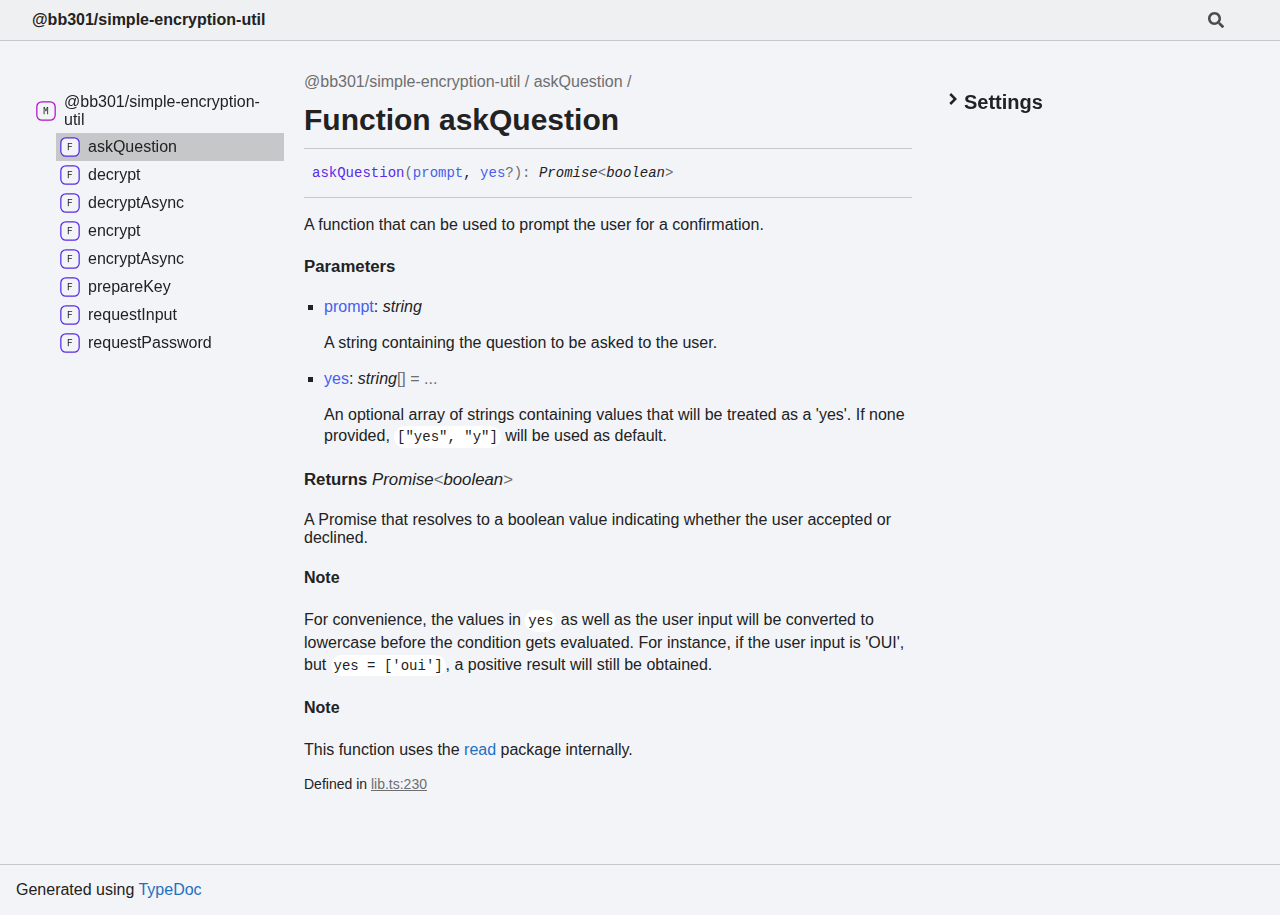
<file: docs/functions/askQuestion.html>
<!DOCTYPE html><html class="default" lang="en"><head><meta charSet="utf-8"/><meta http-equiv="x-ua-compatible" content="IE=edge"/><title>askQuestion | @bb301/simple-encryption-util</title><meta name="description" content="Documentation for @bb301/simple-encryption-util"/><meta name="viewport" content="width=device-width, initial-scale=1"/><link rel="stylesheet" href="../assets/style.css"/><link rel="stylesheet" href="../assets/highlight.css"/><script defer src="../assets/main.js"></script><script async src="../assets/icons.js" id="tsd-icons-script"></script><script async src="../assets/search.js" id="tsd-search-script"></script><script async src="../assets/navigation.js" id="tsd-nav-script"></script></head><body><script>document.documentElement.dataset.theme = localStorage.getItem("tsd-theme") || "os";document.body.style.display="none";setTimeout(() => app?app.showPage():document.body.style.removeProperty("display"),500)</script><header class="tsd-page-toolbar"><div class="tsd-toolbar-contents container"><div class="table-cell" id="tsd-search" data-base=".."><div class="field"><label for="tsd-search-field" class="tsd-widget tsd-toolbar-icon search no-caption"><svg width="16" height="16" viewBox="0 0 16 16" fill="none"><use href="../assets/icons.svg#icon-search"></use></svg></label><input type="text" id="tsd-search-field" aria-label="Search"/></div><div class="field"><div id="tsd-toolbar-links"></div></div><ul class="results"><li class="state loading">Preparing search index...</li><li class="state failure">The search index is not available</li></ul><a href="../index.html" class="title">@bb301/simple-encryption-util</a></div><div class="table-cell" id="tsd-widgets"><a href="#" class="tsd-widget tsd-toolbar-icon menu no-caption" data-toggle="menu" aria-label="Menu"><svg width="16" height="16" viewBox="0 0 16 16" fill="none"><use href="../assets/icons.svg#icon-menu"></use></svg></a></div></div></header><div class="container container-main"><div class="col-content"><div class="tsd-page-title"><ul class="tsd-breadcrumb"><li><a href="../modules.html">@bb301/simple-encryption-util</a></li><li><a href="askQuestion.html">askQuestion</a></li></ul><h1>Function askQuestion</h1></div><section class="tsd-panel"><ul class="tsd-signatures"><li class="tsd-signature tsd-anchor-link"><a id="askQuestion" class="tsd-anchor"></a><span class="tsd-kind-call-signature">ask<wbr/>Question</span><span class="tsd-signature-symbol">(</span><span class="tsd-kind-parameter">prompt</span>, <span class="tsd-kind-parameter">yes</span><span class="tsd-signature-symbol">?</span><span class="tsd-signature-symbol">)</span><span class="tsd-signature-symbol">: </span><span class="tsd-signature-type">Promise</span><span class="tsd-signature-symbol">&lt;</span><span class="tsd-signature-type">boolean</span><span class="tsd-signature-symbol">&gt;</span><a href="#askQuestion" aria-label="Permalink" class="tsd-anchor-icon"><svg viewBox="0 0 24 24"><use href="../assets/icons.svg#icon-anchor"></use></svg></a></li><li class="tsd-description"><div class="tsd-comment tsd-typography"><p>A function that can be used to prompt the user for a confirmation.</p>
</div><div class="tsd-parameters"><h4 class="tsd-parameters-title">Parameters</h4><ul class="tsd-parameter-list"><li><span><span class="tsd-kind-parameter">prompt</span>: <span class="tsd-signature-type">string</span></span><div class="tsd-comment tsd-typography"><p>A string containing the question to be asked to the user.</p>
</div><div class="tsd-comment tsd-typography"></div></li><li><span><span class="tsd-kind-parameter">yes</span>: <span class="tsd-signature-type">string</span><span class="tsd-signature-symbol">[]</span><span class="tsd-signature-symbol"> = ...</span></span><div class="tsd-comment tsd-typography"><p>An optional array of strings containing values that will be treated as a &#39;yes&#39;.
If none provided, <code>[&quot;yes&quot;, &quot;y&quot;]</code> will be used as default.</p>
</div><div class="tsd-comment tsd-typography"></div></li></ul></div><h4 class="tsd-returns-title">Returns <span class="tsd-signature-type">Promise</span><span class="tsd-signature-symbol">&lt;</span><span class="tsd-signature-type">boolean</span><span class="tsd-signature-symbol">&gt;</span></h4><p>A Promise that resolves to a boolean value indicating whether the
user accepted or declined.</p>
<div class="tsd-comment tsd-typography"><h4>Note</h4><p>For convenience, the values in <code>yes</code> as well as the user input will be
converted to lowercase before the condition gets evaluated. For instance, if the 
user input is &#39;OUI&#39;, but <code>yes = [&#39;oui&#39;]</code>, a positive result will still be 
obtained.</p>
<h4>Note</h4><p>This function uses the <a href="https://github.com/npm/read">read</a> package internally.</p>
</div><aside class="tsd-sources"><ul><li>Defined in <a href="https://github.com/BB-301/node-simple-encryption-util/blob/2591445/src/lib.ts#L230">lib.ts:230</a></li></ul></aside></li></ul></section></div><div class="col-sidebar"><div class="page-menu"><div class="tsd-navigation settings"><details class="tsd-index-accordion"><summary class="tsd-accordion-summary"><h3><svg width="20" height="20" viewBox="0 0 24 24" fill="none"><use href="../assets/icons.svg#icon-chevronDown"></use></svg>Settings</h3></summary><div class="tsd-accordion-details"><div class="tsd-filter-visibility"><h4 class="uppercase">Member Visibility</h4><form><ul id="tsd-filter-options"><li class="tsd-filter-item"><label class="tsd-filter-input"><input type="checkbox" id="tsd-filter-protected" name="protected"/><svg width="32" height="32" viewBox="0 0 32 32" aria-hidden="true"><rect class="tsd-checkbox-background" width="30" height="30" x="1" y="1" rx="6" fill="none"></rect><path class="tsd-checkbox-checkmark" d="M8.35422 16.8214L13.2143 21.75L24.6458 10.25" stroke="none" stroke-width="3.5" stroke-linejoin="round" fill="none"></path></svg><span>Protected</span></label></li><li class="tsd-filter-item"><label class="tsd-filter-input"><input type="checkbox" id="tsd-filter-private" name="private"/><svg width="32" height="32" viewBox="0 0 32 32" aria-hidden="true"><rect class="tsd-checkbox-background" width="30" height="30" x="1" y="1" rx="6" fill="none"></rect><path class="tsd-checkbox-checkmark" d="M8.35422 16.8214L13.2143 21.75L24.6458 10.25" stroke="none" stroke-width="3.5" stroke-linejoin="round" fill="none"></path></svg><span>Private</span></label></li><li class="tsd-filter-item"><label class="tsd-filter-input"><input type="checkbox" id="tsd-filter-inherited" name="inherited" checked/><svg width="32" height="32" viewBox="0 0 32 32" aria-hidden="true"><rect class="tsd-checkbox-background" width="30" height="30" x="1" y="1" rx="6" fill="none"></rect><path class="tsd-checkbox-checkmark" d="M8.35422 16.8214L13.2143 21.75L24.6458 10.25" stroke="none" stroke-width="3.5" stroke-linejoin="round" fill="none"></path></svg><span>Inherited</span></label></li><li class="tsd-filter-item"><label class="tsd-filter-input"><input type="checkbox" id="tsd-filter-external" name="external"/><svg width="32" height="32" viewBox="0 0 32 32" aria-hidden="true"><rect class="tsd-checkbox-background" width="30" height="30" x="1" y="1" rx="6" fill="none"></rect><path class="tsd-checkbox-checkmark" d="M8.35422 16.8214L13.2143 21.75L24.6458 10.25" stroke="none" stroke-width="3.5" stroke-linejoin="round" fill="none"></path></svg><span>External</span></label></li></ul></form></div><div class="tsd-theme-toggle"><h4 class="uppercase">Theme</h4><select id="tsd-theme"><option value="os">OS</option><option value="light">Light</option><option value="dark">Dark</option></select></div></div></details></div></div><div class="site-menu"><nav class="tsd-navigation"><a href="../modules.html"><svg class="tsd-kind-icon" viewBox="0 0 24 24"><use href="../assets/icons.svg#icon-1"></use></svg><span>@bb301/simple-encryption-util</span></a><ul class="tsd-small-nested-navigation" id="tsd-nav-container" data-base=".."><li>Loading...</li></ul></nav></div></div></div><div class="tsd-generator"><p>Generated using <a href="https://typedoc.org/" target="_blank">TypeDoc</a></p></div><div class="overlay"></div></body></html>
</file>
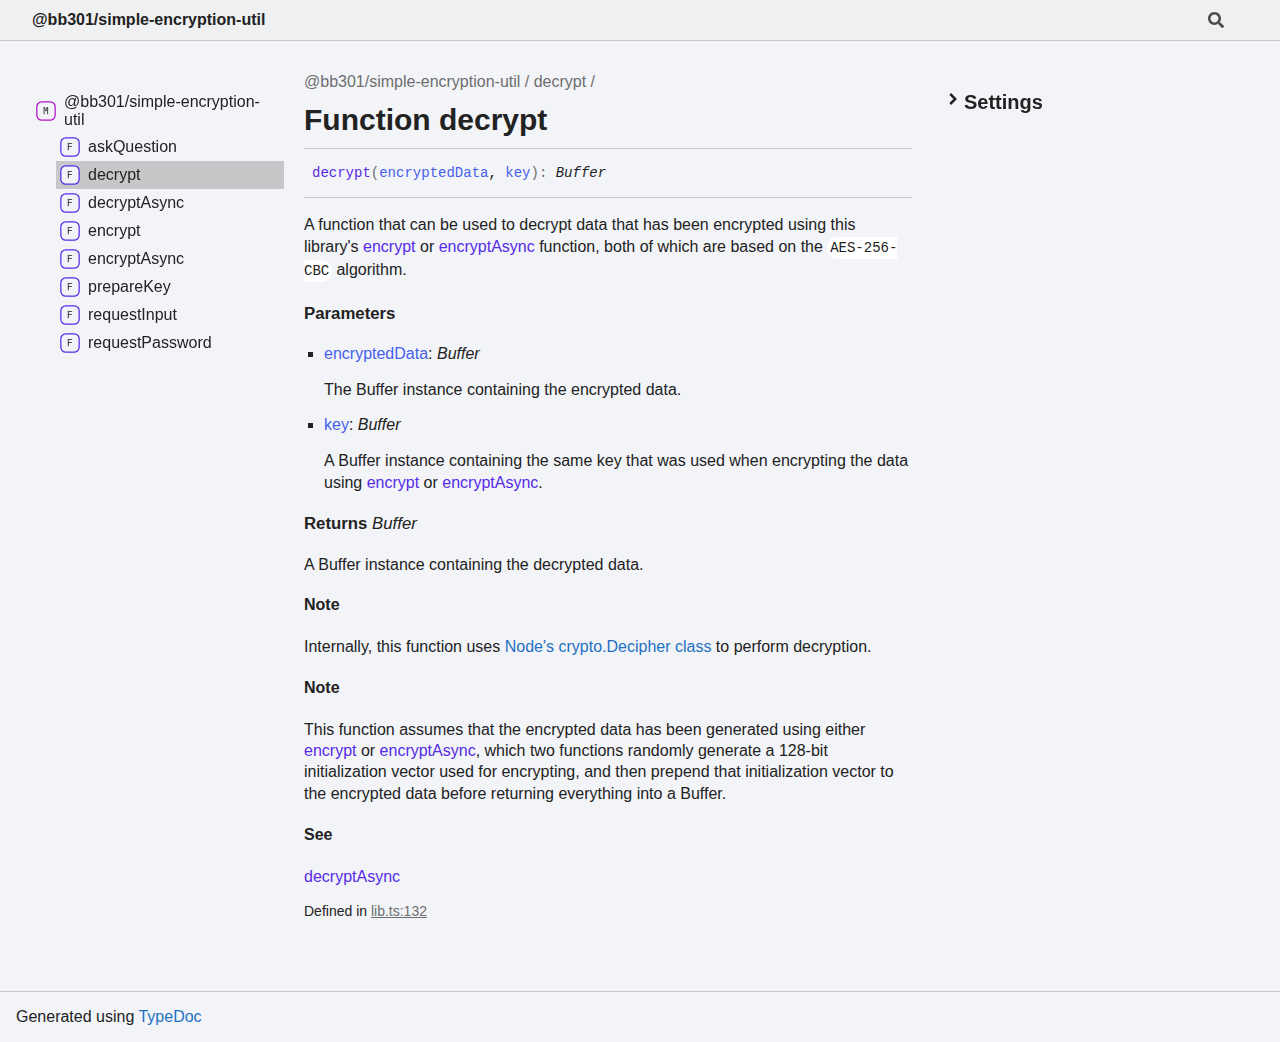
<file: docs/functions/decrypt.html>
<!DOCTYPE html><html class="default" lang="en"><head><meta charSet="utf-8"/><meta http-equiv="x-ua-compatible" content="IE=edge"/><title>decrypt | @bb301/simple-encryption-util</title><meta name="description" content="Documentation for @bb301/simple-encryption-util"/><meta name="viewport" content="width=device-width, initial-scale=1"/><link rel="stylesheet" href="../assets/style.css"/><link rel="stylesheet" href="../assets/highlight.css"/><script defer src="../assets/main.js"></script><script async src="../assets/icons.js" id="tsd-icons-script"></script><script async src="../assets/search.js" id="tsd-search-script"></script><script async src="../assets/navigation.js" id="tsd-nav-script"></script></head><body><script>document.documentElement.dataset.theme = localStorage.getItem("tsd-theme") || "os";document.body.style.display="none";setTimeout(() => app?app.showPage():document.body.style.removeProperty("display"),500)</script><header class="tsd-page-toolbar"><div class="tsd-toolbar-contents container"><div class="table-cell" id="tsd-search" data-base=".."><div class="field"><label for="tsd-search-field" class="tsd-widget tsd-toolbar-icon search no-caption"><svg width="16" height="16" viewBox="0 0 16 16" fill="none"><use href="../assets/icons.svg#icon-search"></use></svg></label><input type="text" id="tsd-search-field" aria-label="Search"/></div><div class="field"><div id="tsd-toolbar-links"></div></div><ul class="results"><li class="state loading">Preparing search index...</li><li class="state failure">The search index is not available</li></ul><a href="../index.html" class="title">@bb301/simple-encryption-util</a></div><div class="table-cell" id="tsd-widgets"><a href="#" class="tsd-widget tsd-toolbar-icon menu no-caption" data-toggle="menu" aria-label="Menu"><svg width="16" height="16" viewBox="0 0 16 16" fill="none"><use href="../assets/icons.svg#icon-menu"></use></svg></a></div></div></header><div class="container container-main"><div class="col-content"><div class="tsd-page-title"><ul class="tsd-breadcrumb"><li><a href="../modules.html">@bb301/simple-encryption-util</a></li><li><a href="decrypt.html">decrypt</a></li></ul><h1>Function decrypt</h1></div><section class="tsd-panel"><ul class="tsd-signatures"><li class="tsd-signature tsd-anchor-link"><a id="decrypt" class="tsd-anchor"></a><span class="tsd-kind-call-signature">decrypt</span><span class="tsd-signature-symbol">(</span><span class="tsd-kind-parameter">encryptedData</span>, <span class="tsd-kind-parameter">key</span><span class="tsd-signature-symbol">)</span><span class="tsd-signature-symbol">: </span><span class="tsd-signature-type">Buffer</span><a href="#decrypt" aria-label="Permalink" class="tsd-anchor-icon"><svg viewBox="0 0 24 24"><use href="../assets/icons.svg#icon-anchor"></use></svg></a></li><li class="tsd-description"><div class="tsd-comment tsd-typography"><p>A function that can be used to decrypt data that has been encrypted using this library&#39;s
<a href="encrypt.html" class="tsd-kind-function">encrypt</a> or <a href="encryptAsync.html" class="tsd-kind-function">encryptAsync</a> function, both of which are based on the <code>AES-256-CBC</code>
algorithm.</p>
</div><div class="tsd-parameters"><h4 class="tsd-parameters-title">Parameters</h4><ul class="tsd-parameter-list"><li><span><span class="tsd-kind-parameter">encryptedData</span>: <span class="tsd-signature-type">Buffer</span></span><div class="tsd-comment tsd-typography"><p>The Buffer instance containing the encrypted data.</p>
</div><div class="tsd-comment tsd-typography"></div></li><li><span><span class="tsd-kind-parameter">key</span>: <span class="tsd-signature-type">Buffer</span></span><div class="tsd-comment tsd-typography"><p>A Buffer instance containing the same key that was used when encrypting the data
using <a href="encrypt.html" class="tsd-kind-function">encrypt</a> or <a href="encryptAsync.html" class="tsd-kind-function">encryptAsync</a>.</p>
</div><div class="tsd-comment tsd-typography"></div></li></ul></div><h4 class="tsd-returns-title">Returns <span class="tsd-signature-type">Buffer</span></h4><p>A Buffer instance containing the decrypted data.</p>
<div class="tsd-comment tsd-typography"><h4>Note</h4><p>Internally, this function uses <a href="https://nodejs.org/docs/latest-v20.x/api/crypto.html#class-decipher">Node&#39;s crypto.Decipher class</a>
to perform decryption.</p>
<h4>Note</h4><p>This function assumes that the encrypted data has been generated using either <a href="encrypt.html" class="tsd-kind-function">encrypt</a> or
<a href="encryptAsync.html" class="tsd-kind-function">encryptAsync</a>, which two functions randomly generate a 128-bit initialization vector used for
encrypting, and then prepend that initialization vector to the encrypted data before returning
everything into a Buffer.</p>
<h4>See</h4><p><a href="decryptAsync.html" class="tsd-kind-function">decryptAsync</a></p>
</div><aside class="tsd-sources"><ul><li>Defined in <a href="https://github.com/BB-301/node-simple-encryption-util/blob/2591445/src/lib.ts#L132">lib.ts:132</a></li></ul></aside></li></ul></section></div><div class="col-sidebar"><div class="page-menu"><div class="tsd-navigation settings"><details class="tsd-index-accordion"><summary class="tsd-accordion-summary"><h3><svg width="20" height="20" viewBox="0 0 24 24" fill="none"><use href="../assets/icons.svg#icon-chevronDown"></use></svg>Settings</h3></summary><div class="tsd-accordion-details"><div class="tsd-filter-visibility"><h4 class="uppercase">Member Visibility</h4><form><ul id="tsd-filter-options"><li class="tsd-filter-item"><label class="tsd-filter-input"><input type="checkbox" id="tsd-filter-protected" name="protected"/><svg width="32" height="32" viewBox="0 0 32 32" aria-hidden="true"><rect class="tsd-checkbox-background" width="30" height="30" x="1" y="1" rx="6" fill="none"></rect><path class="tsd-checkbox-checkmark" d="M8.35422 16.8214L13.2143 21.75L24.6458 10.25" stroke="none" stroke-width="3.5" stroke-linejoin="round" fill="none"></path></svg><span>Protected</span></label></li><li class="tsd-filter-item"><label class="tsd-filter-input"><input type="checkbox" id="tsd-filter-private" name="private"/><svg width="32" height="32" viewBox="0 0 32 32" aria-hidden="true"><rect class="tsd-checkbox-background" width="30" height="30" x="1" y="1" rx="6" fill="none"></rect><path class="tsd-checkbox-checkmark" d="M8.35422 16.8214L13.2143 21.75L24.6458 10.25" stroke="none" stroke-width="3.5" stroke-linejoin="round" fill="none"></path></svg><span>Private</span></label></li><li class="tsd-filter-item"><label class="tsd-filter-input"><input type="checkbox" id="tsd-filter-inherited" name="inherited" checked/><svg width="32" height="32" viewBox="0 0 32 32" aria-hidden="true"><rect class="tsd-checkbox-background" width="30" height="30" x="1" y="1" rx="6" fill="none"></rect><path class="tsd-checkbox-checkmark" d="M8.35422 16.8214L13.2143 21.75L24.6458 10.25" stroke="none" stroke-width="3.5" stroke-linejoin="round" fill="none"></path></svg><span>Inherited</span></label></li><li class="tsd-filter-item"><label class="tsd-filter-input"><input type="checkbox" id="tsd-filter-external" name="external"/><svg width="32" height="32" viewBox="0 0 32 32" aria-hidden="true"><rect class="tsd-checkbox-background" width="30" height="30" x="1" y="1" rx="6" fill="none"></rect><path class="tsd-checkbox-checkmark" d="M8.35422 16.8214L13.2143 21.75L24.6458 10.25" stroke="none" stroke-width="3.5" stroke-linejoin="round" fill="none"></path></svg><span>External</span></label></li></ul></form></div><div class="tsd-theme-toggle"><h4 class="uppercase">Theme</h4><select id="tsd-theme"><option value="os">OS</option><option value="light">Light</option><option value="dark">Dark</option></select></div></div></details></div></div><div class="site-menu"><nav class="tsd-navigation"><a href="../modules.html"><svg class="tsd-kind-icon" viewBox="0 0 24 24"><use href="../assets/icons.svg#icon-1"></use></svg><span>@bb301/simple-encryption-util</span></a><ul class="tsd-small-nested-navigation" id="tsd-nav-container" data-base=".."><li>Loading...</li></ul></nav></div></div></div><div class="tsd-generator"><p>Generated using <a href="https://typedoc.org/" target="_blank">TypeDoc</a></p></div><div class="overlay"></div></body></html>
</file>
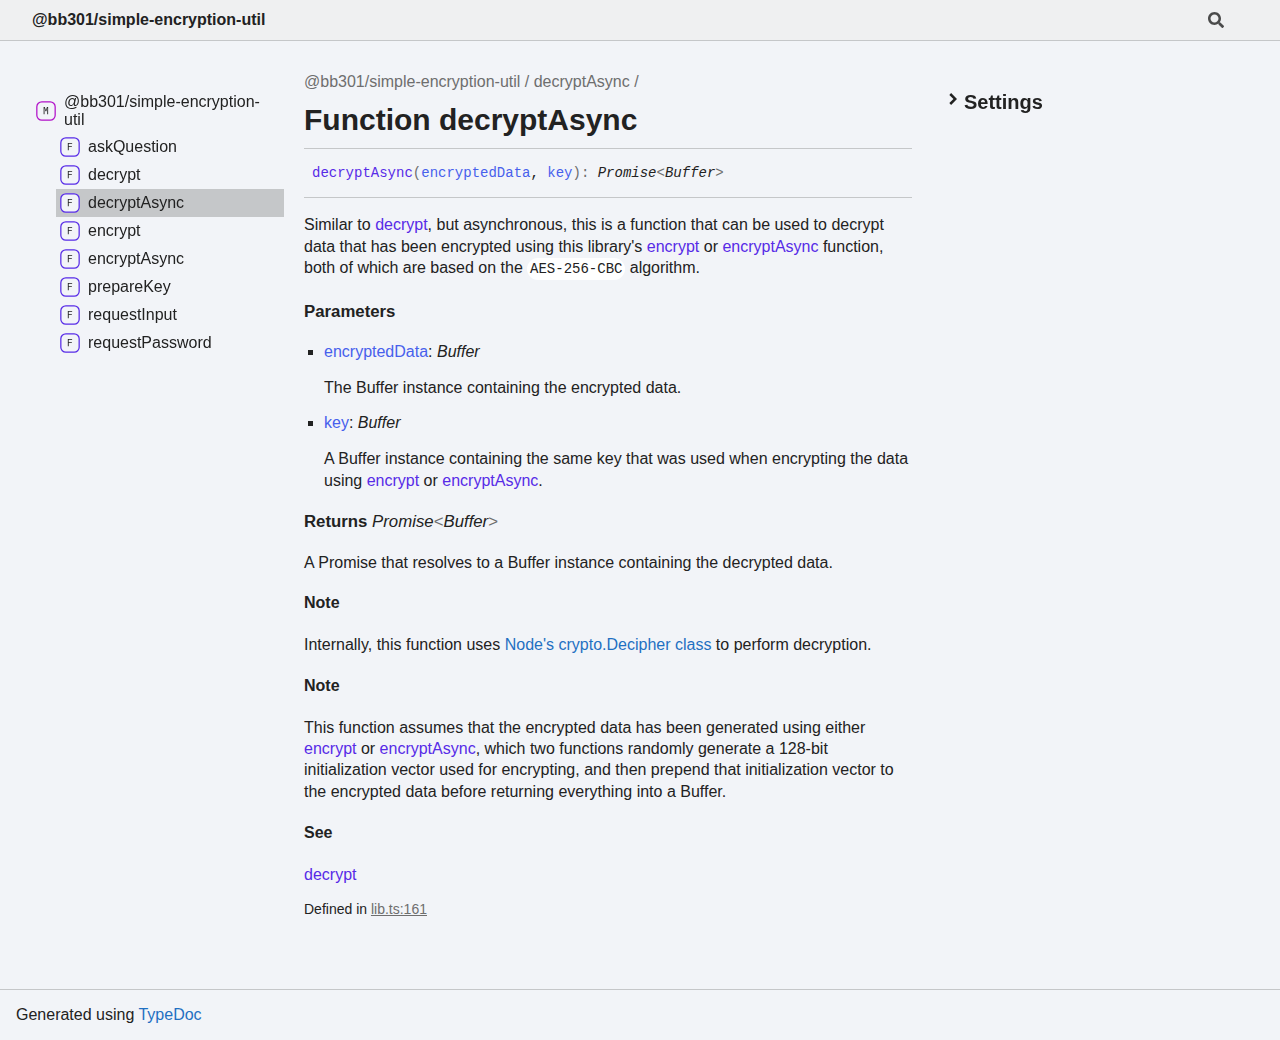
<file: docs/functions/decryptAsync.html>
<!DOCTYPE html><html class="default" lang="en"><head><meta charSet="utf-8"/><meta http-equiv="x-ua-compatible" content="IE=edge"/><title>decryptAsync | @bb301/simple-encryption-util</title><meta name="description" content="Documentation for @bb301/simple-encryption-util"/><meta name="viewport" content="width=device-width, initial-scale=1"/><link rel="stylesheet" href="../assets/style.css"/><link rel="stylesheet" href="../assets/highlight.css"/><script defer src="../assets/main.js"></script><script async src="../assets/icons.js" id="tsd-icons-script"></script><script async src="../assets/search.js" id="tsd-search-script"></script><script async src="../assets/navigation.js" id="tsd-nav-script"></script></head><body><script>document.documentElement.dataset.theme = localStorage.getItem("tsd-theme") || "os";document.body.style.display="none";setTimeout(() => app?app.showPage():document.body.style.removeProperty("display"),500)</script><header class="tsd-page-toolbar"><div class="tsd-toolbar-contents container"><div class="table-cell" id="tsd-search" data-base=".."><div class="field"><label for="tsd-search-field" class="tsd-widget tsd-toolbar-icon search no-caption"><svg width="16" height="16" viewBox="0 0 16 16" fill="none"><use href="../assets/icons.svg#icon-search"></use></svg></label><input type="text" id="tsd-search-field" aria-label="Search"/></div><div class="field"><div id="tsd-toolbar-links"></div></div><ul class="results"><li class="state loading">Preparing search index...</li><li class="state failure">The search index is not available</li></ul><a href="../index.html" class="title">@bb301/simple-encryption-util</a></div><div class="table-cell" id="tsd-widgets"><a href="#" class="tsd-widget tsd-toolbar-icon menu no-caption" data-toggle="menu" aria-label="Menu"><svg width="16" height="16" viewBox="0 0 16 16" fill="none"><use href="../assets/icons.svg#icon-menu"></use></svg></a></div></div></header><div class="container container-main"><div class="col-content"><div class="tsd-page-title"><ul class="tsd-breadcrumb"><li><a href="../modules.html">@bb301/simple-encryption-util</a></li><li><a href="decryptAsync.html">decryptAsync</a></li></ul><h1>Function decryptAsync</h1></div><section class="tsd-panel"><ul class="tsd-signatures"><li class="tsd-signature tsd-anchor-link"><a id="decryptAsync" class="tsd-anchor"></a><span class="tsd-kind-call-signature">decrypt<wbr/>Async</span><span class="tsd-signature-symbol">(</span><span class="tsd-kind-parameter">encryptedData</span>, <span class="tsd-kind-parameter">key</span><span class="tsd-signature-symbol">)</span><span class="tsd-signature-symbol">: </span><span class="tsd-signature-type">Promise</span><span class="tsd-signature-symbol">&lt;</span><span class="tsd-signature-type">Buffer</span><span class="tsd-signature-symbol">&gt;</span><a href="#decryptAsync" aria-label="Permalink" class="tsd-anchor-icon"><svg viewBox="0 0 24 24"><use href="../assets/icons.svg#icon-anchor"></use></svg></a></li><li class="tsd-description"><div class="tsd-comment tsd-typography"><p>Similar to <a href="decrypt.html" class="tsd-kind-function">decrypt</a>, but asynchronous, this is a function that can be used to decrypt
data that has been encrypted using this library&#39;s <a href="encrypt.html" class="tsd-kind-function">encrypt</a> or <a href="encryptAsync.html" class="tsd-kind-function">encryptAsync</a> function,
both of which are based on the <code>AES-256-CBC</code> algorithm.</p>
</div><div class="tsd-parameters"><h4 class="tsd-parameters-title">Parameters</h4><ul class="tsd-parameter-list"><li><span><span class="tsd-kind-parameter">encryptedData</span>: <span class="tsd-signature-type">Buffer</span></span><div class="tsd-comment tsd-typography"><p>The Buffer instance containing the encrypted data.</p>
</div><div class="tsd-comment tsd-typography"></div></li><li><span><span class="tsd-kind-parameter">key</span>: <span class="tsd-signature-type">Buffer</span></span><div class="tsd-comment tsd-typography"><p>A Buffer instance containing the same key that was used when encrypting the data
using <a href="encrypt.html" class="tsd-kind-function">encrypt</a> or <a href="encryptAsync.html" class="tsd-kind-function">encryptAsync</a>.</p>
</div><div class="tsd-comment tsd-typography"></div></li></ul></div><h4 class="tsd-returns-title">Returns <span class="tsd-signature-type">Promise</span><span class="tsd-signature-symbol">&lt;</span><span class="tsd-signature-type">Buffer</span><span class="tsd-signature-symbol">&gt;</span></h4><p>A Promise that resolves to a Buffer instance containing the decrypted data.</p>
<div class="tsd-comment tsd-typography"><h4>Note</h4><p>Internally, this function uses <a href="https://nodejs.org/docs/latest-v20.x/api/crypto.html#class-decipher">Node&#39;s crypto.Decipher class</a>
to perform decryption.</p>
<h4>Note</h4><p>This function assumes that the encrypted data has been generated using either <a href="encrypt.html" class="tsd-kind-function">encrypt</a> or
<a href="encryptAsync.html" class="tsd-kind-function">encryptAsync</a>, which two functions randomly generate a 128-bit initialization vector used for
encrypting, and then prepend that initialization vector to the encrypted data before returning
everything into a Buffer.</p>
<h4>See</h4><p><a href="decrypt.html" class="tsd-kind-function">decrypt</a></p>
</div><aside class="tsd-sources"><ul><li>Defined in <a href="https://github.com/BB-301/node-simple-encryption-util/blob/2591445/src/lib.ts#L161">lib.ts:161</a></li></ul></aside></li></ul></section></div><div class="col-sidebar"><div class="page-menu"><div class="tsd-navigation settings"><details class="tsd-index-accordion"><summary class="tsd-accordion-summary"><h3><svg width="20" height="20" viewBox="0 0 24 24" fill="none"><use href="../assets/icons.svg#icon-chevronDown"></use></svg>Settings</h3></summary><div class="tsd-accordion-details"><div class="tsd-filter-visibility"><h4 class="uppercase">Member Visibility</h4><form><ul id="tsd-filter-options"><li class="tsd-filter-item"><label class="tsd-filter-input"><input type="checkbox" id="tsd-filter-protected" name="protected"/><svg width="32" height="32" viewBox="0 0 32 32" aria-hidden="true"><rect class="tsd-checkbox-background" width="30" height="30" x="1" y="1" rx="6" fill="none"></rect><path class="tsd-checkbox-checkmark" d="M8.35422 16.8214L13.2143 21.75L24.6458 10.25" stroke="none" stroke-width="3.5" stroke-linejoin="round" fill="none"></path></svg><span>Protected</span></label></li><li class="tsd-filter-item"><label class="tsd-filter-input"><input type="checkbox" id="tsd-filter-private" name="private"/><svg width="32" height="32" viewBox="0 0 32 32" aria-hidden="true"><rect class="tsd-checkbox-background" width="30" height="30" x="1" y="1" rx="6" fill="none"></rect><path class="tsd-checkbox-checkmark" d="M8.35422 16.8214L13.2143 21.75L24.6458 10.25" stroke="none" stroke-width="3.5" stroke-linejoin="round" fill="none"></path></svg><span>Private</span></label></li><li class="tsd-filter-item"><label class="tsd-filter-input"><input type="checkbox" id="tsd-filter-inherited" name="inherited" checked/><svg width="32" height="32" viewBox="0 0 32 32" aria-hidden="true"><rect class="tsd-checkbox-background" width="30" height="30" x="1" y="1" rx="6" fill="none"></rect><path class="tsd-checkbox-checkmark" d="M8.35422 16.8214L13.2143 21.75L24.6458 10.25" stroke="none" stroke-width="3.5" stroke-linejoin="round" fill="none"></path></svg><span>Inherited</span></label></li><li class="tsd-filter-item"><label class="tsd-filter-input"><input type="checkbox" id="tsd-filter-external" name="external"/><svg width="32" height="32" viewBox="0 0 32 32" aria-hidden="true"><rect class="tsd-checkbox-background" width="30" height="30" x="1" y="1" rx="6" fill="none"></rect><path class="tsd-checkbox-checkmark" d="M8.35422 16.8214L13.2143 21.75L24.6458 10.25" stroke="none" stroke-width="3.5" stroke-linejoin="round" fill="none"></path></svg><span>External</span></label></li></ul></form></div><div class="tsd-theme-toggle"><h4 class="uppercase">Theme</h4><select id="tsd-theme"><option value="os">OS</option><option value="light">Light</option><option value="dark">Dark</option></select></div></div></details></div></div><div class="site-menu"><nav class="tsd-navigation"><a href="../modules.html"><svg class="tsd-kind-icon" viewBox="0 0 24 24"><use href="../assets/icons.svg#icon-1"></use></svg><span>@bb301/simple-encryption-util</span></a><ul class="tsd-small-nested-navigation" id="tsd-nav-container" data-base=".."><li>Loading...</li></ul></nav></div></div></div><div class="tsd-generator"><p>Generated using <a href="https://typedoc.org/" target="_blank">TypeDoc</a></p></div><div class="overlay"></div></body></html>
</file>
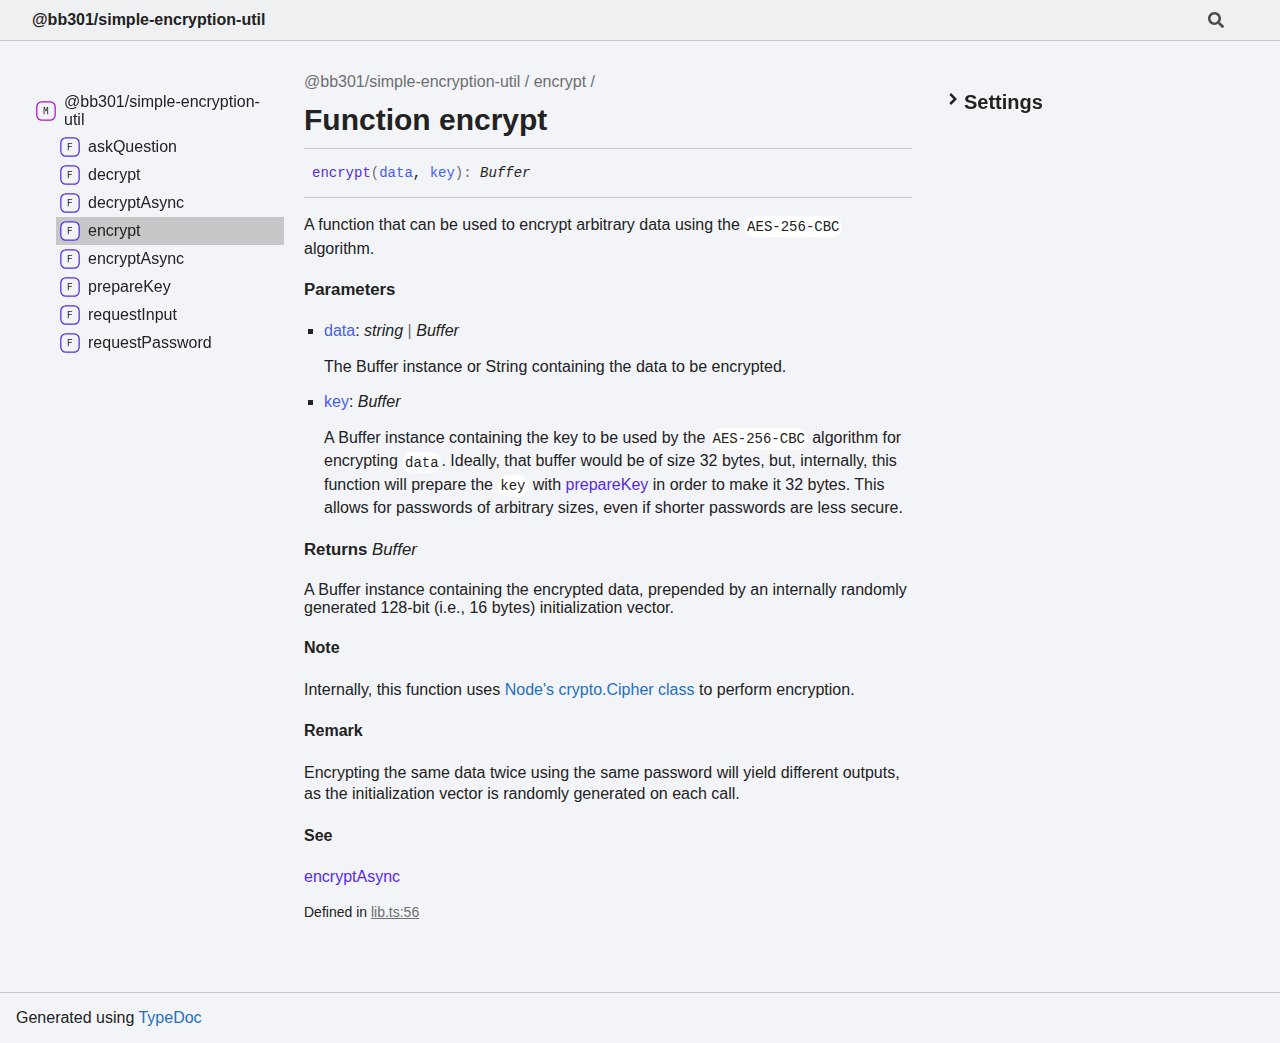
<file: docs/functions/encrypt.html>
<!DOCTYPE html><html class="default" lang="en"><head><meta charSet="utf-8"/><meta http-equiv="x-ua-compatible" content="IE=edge"/><title>encrypt | @bb301/simple-encryption-util</title><meta name="description" content="Documentation for @bb301/simple-encryption-util"/><meta name="viewport" content="width=device-width, initial-scale=1"/><link rel="stylesheet" href="../assets/style.css"/><link rel="stylesheet" href="../assets/highlight.css"/><script defer src="../assets/main.js"></script><script async src="../assets/icons.js" id="tsd-icons-script"></script><script async src="../assets/search.js" id="tsd-search-script"></script><script async src="../assets/navigation.js" id="tsd-nav-script"></script></head><body><script>document.documentElement.dataset.theme = localStorage.getItem("tsd-theme") || "os";document.body.style.display="none";setTimeout(() => app?app.showPage():document.body.style.removeProperty("display"),500)</script><header class="tsd-page-toolbar"><div class="tsd-toolbar-contents container"><div class="table-cell" id="tsd-search" data-base=".."><div class="field"><label for="tsd-search-field" class="tsd-widget tsd-toolbar-icon search no-caption"><svg width="16" height="16" viewBox="0 0 16 16" fill="none"><use href="../assets/icons.svg#icon-search"></use></svg></label><input type="text" id="tsd-search-field" aria-label="Search"/></div><div class="field"><div id="tsd-toolbar-links"></div></div><ul class="results"><li class="state loading">Preparing search index...</li><li class="state failure">The search index is not available</li></ul><a href="../index.html" class="title">@bb301/simple-encryption-util</a></div><div class="table-cell" id="tsd-widgets"><a href="#" class="tsd-widget tsd-toolbar-icon menu no-caption" data-toggle="menu" aria-label="Menu"><svg width="16" height="16" viewBox="0 0 16 16" fill="none"><use href="../assets/icons.svg#icon-menu"></use></svg></a></div></div></header><div class="container container-main"><div class="col-content"><div class="tsd-page-title"><ul class="tsd-breadcrumb"><li><a href="../modules.html">@bb301/simple-encryption-util</a></li><li><a href="encrypt.html">encrypt</a></li></ul><h1>Function encrypt</h1></div><section class="tsd-panel"><ul class="tsd-signatures"><li class="tsd-signature tsd-anchor-link"><a id="encrypt" class="tsd-anchor"></a><span class="tsd-kind-call-signature">encrypt</span><span class="tsd-signature-symbol">(</span><span class="tsd-kind-parameter">data</span>, <span class="tsd-kind-parameter">key</span><span class="tsd-signature-symbol">)</span><span class="tsd-signature-symbol">: </span><span class="tsd-signature-type">Buffer</span><a href="#encrypt" aria-label="Permalink" class="tsd-anchor-icon"><svg viewBox="0 0 24 24"><use href="../assets/icons.svg#icon-anchor"></use></svg></a></li><li class="tsd-description"><div class="tsd-comment tsd-typography"><p>A function that can be used to encrypt arbitrary data using the <code>AES-256-CBC</code> algorithm.</p>
</div><div class="tsd-parameters"><h4 class="tsd-parameters-title">Parameters</h4><ul class="tsd-parameter-list"><li><span><span class="tsd-kind-parameter">data</span>: <span class="tsd-signature-type">string</span><span class="tsd-signature-symbol"> | </span><span class="tsd-signature-type">Buffer</span></span><div class="tsd-comment tsd-typography"><p>The Buffer instance or String containing the data to 
be encrypted.</p>
</div><div class="tsd-comment tsd-typography"></div></li><li><span><span class="tsd-kind-parameter">key</span>: <span class="tsd-signature-type">Buffer</span></span><div class="tsd-comment tsd-typography"><p>A Buffer instance containing the key to be used by the <code>AES-256-CBC</code> algorithm
for encrypting <code>data</code>. Ideally, that buffer would be of size 32 bytes, but, internally, this function will
prepare the <code>key</code> with <a href="prepareKey.html" class="tsd-kind-function">prepareKey</a> in order to make it 32 bytes. This allows for passwords of
arbitrary sizes, even if shorter passwords are less secure.</p>
</div><div class="tsd-comment tsd-typography"></div></li></ul></div><h4 class="tsd-returns-title">Returns <span class="tsd-signature-type">Buffer</span></h4><p>A Buffer instance containing the encrypted data, prepended by an internally randomly
generated 128-bit (i.e., 16 bytes) initialization vector.</p>
<div class="tsd-comment tsd-typography"><h4>Note</h4><p>Internally, this function uses <a href="https://nodejs.org/docs/latest-v20.x/api/crypto.html#class-cipher">Node&#39;s crypto.Cipher class</a>
to perform encryption.</p>
<h4>Remark</h4><p>Encrypting the same data twice using the same password will yield different outputs, as the
initialization vector is randomly generated on each call.</p>
<h4>See</h4><p><a href="encryptAsync.html" class="tsd-kind-function">encryptAsync</a></p>
</div><aside class="tsd-sources"><ul><li>Defined in <a href="https://github.com/BB-301/node-simple-encryption-util/blob/2591445/src/lib.ts#L56">lib.ts:56</a></li></ul></aside></li></ul></section></div><div class="col-sidebar"><div class="page-menu"><div class="tsd-navigation settings"><details class="tsd-index-accordion"><summary class="tsd-accordion-summary"><h3><svg width="20" height="20" viewBox="0 0 24 24" fill="none"><use href="../assets/icons.svg#icon-chevronDown"></use></svg>Settings</h3></summary><div class="tsd-accordion-details"><div class="tsd-filter-visibility"><h4 class="uppercase">Member Visibility</h4><form><ul id="tsd-filter-options"><li class="tsd-filter-item"><label class="tsd-filter-input"><input type="checkbox" id="tsd-filter-protected" name="protected"/><svg width="32" height="32" viewBox="0 0 32 32" aria-hidden="true"><rect class="tsd-checkbox-background" width="30" height="30" x="1" y="1" rx="6" fill="none"></rect><path class="tsd-checkbox-checkmark" d="M8.35422 16.8214L13.2143 21.75L24.6458 10.25" stroke="none" stroke-width="3.5" stroke-linejoin="round" fill="none"></path></svg><span>Protected</span></label></li><li class="tsd-filter-item"><label class="tsd-filter-input"><input type="checkbox" id="tsd-filter-private" name="private"/><svg width="32" height="32" viewBox="0 0 32 32" aria-hidden="true"><rect class="tsd-checkbox-background" width="30" height="30" x="1" y="1" rx="6" fill="none"></rect><path class="tsd-checkbox-checkmark" d="M8.35422 16.8214L13.2143 21.75L24.6458 10.25" stroke="none" stroke-width="3.5" stroke-linejoin="round" fill="none"></path></svg><span>Private</span></label></li><li class="tsd-filter-item"><label class="tsd-filter-input"><input type="checkbox" id="tsd-filter-inherited" name="inherited" checked/><svg width="32" height="32" viewBox="0 0 32 32" aria-hidden="true"><rect class="tsd-checkbox-background" width="30" height="30" x="1" y="1" rx="6" fill="none"></rect><path class="tsd-checkbox-checkmark" d="M8.35422 16.8214L13.2143 21.75L24.6458 10.25" stroke="none" stroke-width="3.5" stroke-linejoin="round" fill="none"></path></svg><span>Inherited</span></label></li><li class="tsd-filter-item"><label class="tsd-filter-input"><input type="checkbox" id="tsd-filter-external" name="external"/><svg width="32" height="32" viewBox="0 0 32 32" aria-hidden="true"><rect class="tsd-checkbox-background" width="30" height="30" x="1" y="1" rx="6" fill="none"></rect><path class="tsd-checkbox-checkmark" d="M8.35422 16.8214L13.2143 21.75L24.6458 10.25" stroke="none" stroke-width="3.5" stroke-linejoin="round" fill="none"></path></svg><span>External</span></label></li></ul></form></div><div class="tsd-theme-toggle"><h4 class="uppercase">Theme</h4><select id="tsd-theme"><option value="os">OS</option><option value="light">Light</option><option value="dark">Dark</option></select></div></div></details></div></div><div class="site-menu"><nav class="tsd-navigation"><a href="../modules.html"><svg class="tsd-kind-icon" viewBox="0 0 24 24"><use href="../assets/icons.svg#icon-1"></use></svg><span>@bb301/simple-encryption-util</span></a><ul class="tsd-small-nested-navigation" id="tsd-nav-container" data-base=".."><li>Loading...</li></ul></nav></div></div></div><div class="tsd-generator"><p>Generated using <a href="https://typedoc.org/" target="_blank">TypeDoc</a></p></div><div class="overlay"></div></body></html>
</file>
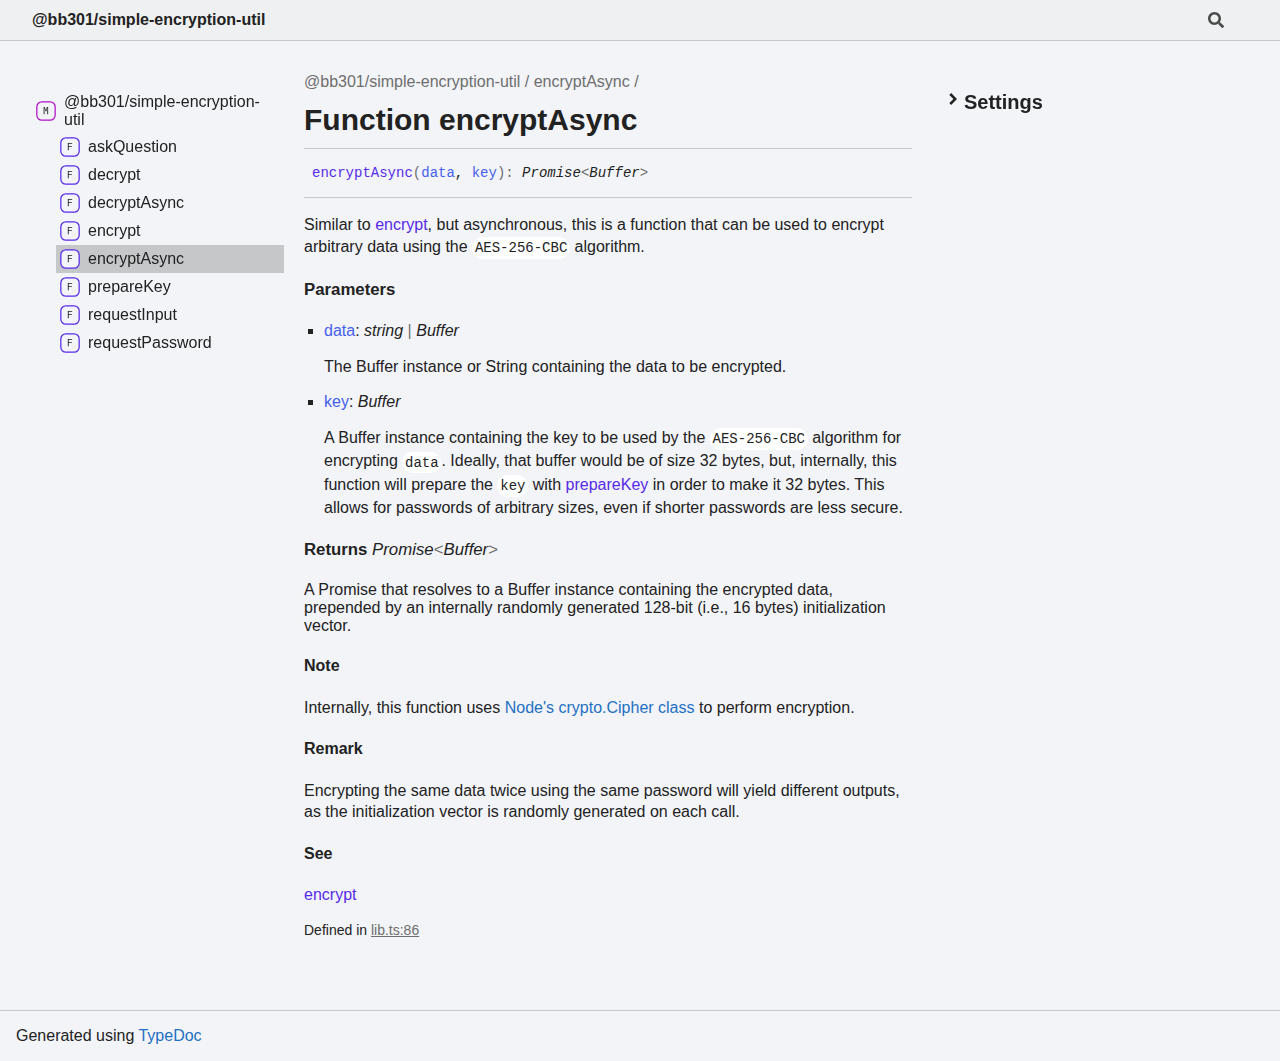
<file: docs/functions/encryptAsync.html>
<!DOCTYPE html><html class="default" lang="en"><head><meta charSet="utf-8"/><meta http-equiv="x-ua-compatible" content="IE=edge"/><title>encryptAsync | @bb301/simple-encryption-util</title><meta name="description" content="Documentation for @bb301/simple-encryption-util"/><meta name="viewport" content="width=device-width, initial-scale=1"/><link rel="stylesheet" href="../assets/style.css"/><link rel="stylesheet" href="../assets/highlight.css"/><script defer src="../assets/main.js"></script><script async src="../assets/icons.js" id="tsd-icons-script"></script><script async src="../assets/search.js" id="tsd-search-script"></script><script async src="../assets/navigation.js" id="tsd-nav-script"></script></head><body><script>document.documentElement.dataset.theme = localStorage.getItem("tsd-theme") || "os";document.body.style.display="none";setTimeout(() => app?app.showPage():document.body.style.removeProperty("display"),500)</script><header class="tsd-page-toolbar"><div class="tsd-toolbar-contents container"><div class="table-cell" id="tsd-search" data-base=".."><div class="field"><label for="tsd-search-field" class="tsd-widget tsd-toolbar-icon search no-caption"><svg width="16" height="16" viewBox="0 0 16 16" fill="none"><use href="../assets/icons.svg#icon-search"></use></svg></label><input type="text" id="tsd-search-field" aria-label="Search"/></div><div class="field"><div id="tsd-toolbar-links"></div></div><ul class="results"><li class="state loading">Preparing search index...</li><li class="state failure">The search index is not available</li></ul><a href="../index.html" class="title">@bb301/simple-encryption-util</a></div><div class="table-cell" id="tsd-widgets"><a href="#" class="tsd-widget tsd-toolbar-icon menu no-caption" data-toggle="menu" aria-label="Menu"><svg width="16" height="16" viewBox="0 0 16 16" fill="none"><use href="../assets/icons.svg#icon-menu"></use></svg></a></div></div></header><div class="container container-main"><div class="col-content"><div class="tsd-page-title"><ul class="tsd-breadcrumb"><li><a href="../modules.html">@bb301/simple-encryption-util</a></li><li><a href="encryptAsync.html">encryptAsync</a></li></ul><h1>Function encryptAsync</h1></div><section class="tsd-panel"><ul class="tsd-signatures"><li class="tsd-signature tsd-anchor-link"><a id="encryptAsync" class="tsd-anchor"></a><span class="tsd-kind-call-signature">encrypt<wbr/>Async</span><span class="tsd-signature-symbol">(</span><span class="tsd-kind-parameter">data</span>, <span class="tsd-kind-parameter">key</span><span class="tsd-signature-symbol">)</span><span class="tsd-signature-symbol">: </span><span class="tsd-signature-type">Promise</span><span class="tsd-signature-symbol">&lt;</span><span class="tsd-signature-type">Buffer</span><span class="tsd-signature-symbol">&gt;</span><a href="#encryptAsync" aria-label="Permalink" class="tsd-anchor-icon"><svg viewBox="0 0 24 24"><use href="../assets/icons.svg#icon-anchor"></use></svg></a></li><li class="tsd-description"><div class="tsd-comment tsd-typography"><p>Similar to <a href="encrypt.html" class="tsd-kind-function">encrypt</a>, but asynchronous, this is a function that can be used
to encrypt arbitrary data using the <code>AES-256-CBC</code> algorithm.</p>
</div><div class="tsd-parameters"><h4 class="tsd-parameters-title">Parameters</h4><ul class="tsd-parameter-list"><li><span><span class="tsd-kind-parameter">data</span>: <span class="tsd-signature-type">string</span><span class="tsd-signature-symbol"> | </span><span class="tsd-signature-type">Buffer</span></span><div class="tsd-comment tsd-typography"><p>The Buffer instance or String containing the data to 
be encrypted.</p>
</div><div class="tsd-comment tsd-typography"></div></li><li><span><span class="tsd-kind-parameter">key</span>: <span class="tsd-signature-type">Buffer</span></span><div class="tsd-comment tsd-typography"><p>A Buffer instance containing the key to be used by the <code>AES-256-CBC</code> algorithm
for encrypting <code>data</code>. Ideally, that buffer would be of size 32 bytes, but, internally, this function will
prepare the <code>key</code> with <a href="prepareKey.html" class="tsd-kind-function">prepareKey</a> in order to make it 32 bytes. This allows for passwords of
arbitrary sizes, even if shorter passwords are less secure.</p>
</div><div class="tsd-comment tsd-typography"></div></li></ul></div><h4 class="tsd-returns-title">Returns <span class="tsd-signature-type">Promise</span><span class="tsd-signature-symbol">&lt;</span><span class="tsd-signature-type">Buffer</span><span class="tsd-signature-symbol">&gt;</span></h4><p>A Promise that resolves to a Buffer instance containing the encrypted data,
prepended by an internally randomly generated 128-bit (i.e., 16 bytes) initialization vector.</p>
<div class="tsd-comment tsd-typography"><h4>Note</h4><p>Internally, this function uses <a href="https://nodejs.org/docs/latest-v20.x/api/crypto.html#class-cipher">Node&#39;s crypto.Cipher class</a>
to perform encryption.</p>
<h4>Remark</h4><p>Encrypting the same data twice using the same password will yield different outputs, as the
initialization vector is randomly generated on each call.</p>
<h4>See</h4><p><a href="encrypt.html" class="tsd-kind-function">encrypt</a></p>
</div><aside class="tsd-sources"><ul><li>Defined in <a href="https://github.com/BB-301/node-simple-encryption-util/blob/2591445/src/lib.ts#L86">lib.ts:86</a></li></ul></aside></li></ul></section></div><div class="col-sidebar"><div class="page-menu"><div class="tsd-navigation settings"><details class="tsd-index-accordion"><summary class="tsd-accordion-summary"><h3><svg width="20" height="20" viewBox="0 0 24 24" fill="none"><use href="../assets/icons.svg#icon-chevronDown"></use></svg>Settings</h3></summary><div class="tsd-accordion-details"><div class="tsd-filter-visibility"><h4 class="uppercase">Member Visibility</h4><form><ul id="tsd-filter-options"><li class="tsd-filter-item"><label class="tsd-filter-input"><input type="checkbox" id="tsd-filter-protected" name="protected"/><svg width="32" height="32" viewBox="0 0 32 32" aria-hidden="true"><rect class="tsd-checkbox-background" width="30" height="30" x="1" y="1" rx="6" fill="none"></rect><path class="tsd-checkbox-checkmark" d="M8.35422 16.8214L13.2143 21.75L24.6458 10.25" stroke="none" stroke-width="3.5" stroke-linejoin="round" fill="none"></path></svg><span>Protected</span></label></li><li class="tsd-filter-item"><label class="tsd-filter-input"><input type="checkbox" id="tsd-filter-private" name="private"/><svg width="32" height="32" viewBox="0 0 32 32" aria-hidden="true"><rect class="tsd-checkbox-background" width="30" height="30" x="1" y="1" rx="6" fill="none"></rect><path class="tsd-checkbox-checkmark" d="M8.35422 16.8214L13.2143 21.75L24.6458 10.25" stroke="none" stroke-width="3.5" stroke-linejoin="round" fill="none"></path></svg><span>Private</span></label></li><li class="tsd-filter-item"><label class="tsd-filter-input"><input type="checkbox" id="tsd-filter-inherited" name="inherited" checked/><svg width="32" height="32" viewBox="0 0 32 32" aria-hidden="true"><rect class="tsd-checkbox-background" width="30" height="30" x="1" y="1" rx="6" fill="none"></rect><path class="tsd-checkbox-checkmark" d="M8.35422 16.8214L13.2143 21.75L24.6458 10.25" stroke="none" stroke-width="3.5" stroke-linejoin="round" fill="none"></path></svg><span>Inherited</span></label></li><li class="tsd-filter-item"><label class="tsd-filter-input"><input type="checkbox" id="tsd-filter-external" name="external"/><svg width="32" height="32" viewBox="0 0 32 32" aria-hidden="true"><rect class="tsd-checkbox-background" width="30" height="30" x="1" y="1" rx="6" fill="none"></rect><path class="tsd-checkbox-checkmark" d="M8.35422 16.8214L13.2143 21.75L24.6458 10.25" stroke="none" stroke-width="3.5" stroke-linejoin="round" fill="none"></path></svg><span>External</span></label></li></ul></form></div><div class="tsd-theme-toggle"><h4 class="uppercase">Theme</h4><select id="tsd-theme"><option value="os">OS</option><option value="light">Light</option><option value="dark">Dark</option></select></div></div></details></div></div><div class="site-menu"><nav class="tsd-navigation"><a href="../modules.html"><svg class="tsd-kind-icon" viewBox="0 0 24 24"><use href="../assets/icons.svg#icon-1"></use></svg><span>@bb301/simple-encryption-util</span></a><ul class="tsd-small-nested-navigation" id="tsd-nav-container" data-base=".."><li>Loading...</li></ul></nav></div></div></div><div class="tsd-generator"><p>Generated using <a href="https://typedoc.org/" target="_blank">TypeDoc</a></p></div><div class="overlay"></div></body></html>
</file>
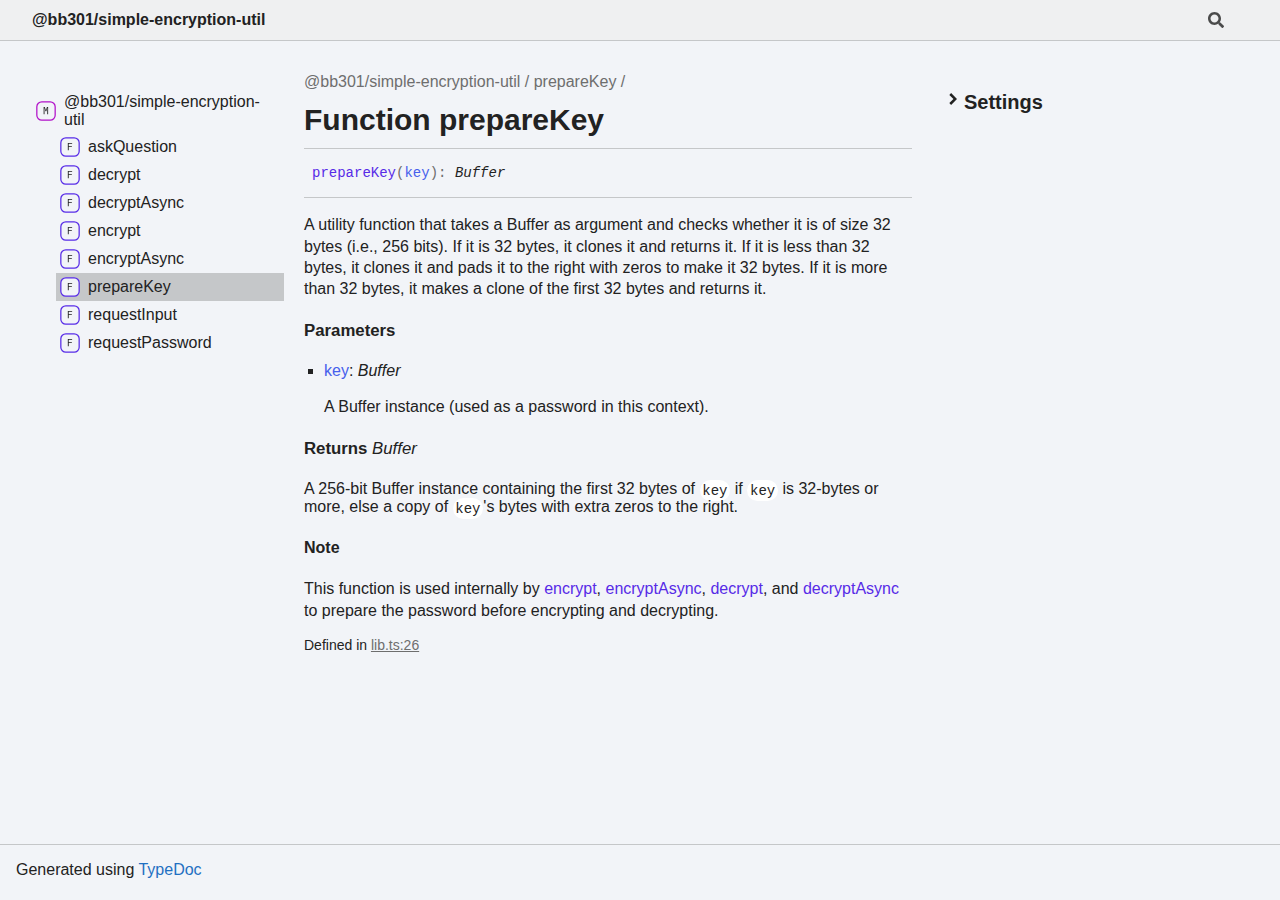
<file: docs/functions/prepareKey.html>
<!DOCTYPE html><html class="default" lang="en"><head><meta charSet="utf-8"/><meta http-equiv="x-ua-compatible" content="IE=edge"/><title>prepareKey | @bb301/simple-encryption-util</title><meta name="description" content="Documentation for @bb301/simple-encryption-util"/><meta name="viewport" content="width=device-width, initial-scale=1"/><link rel="stylesheet" href="../assets/style.css"/><link rel="stylesheet" href="../assets/highlight.css"/><script defer src="../assets/main.js"></script><script async src="../assets/icons.js" id="tsd-icons-script"></script><script async src="../assets/search.js" id="tsd-search-script"></script><script async src="../assets/navigation.js" id="tsd-nav-script"></script></head><body><script>document.documentElement.dataset.theme = localStorage.getItem("tsd-theme") || "os";document.body.style.display="none";setTimeout(() => app?app.showPage():document.body.style.removeProperty("display"),500)</script><header class="tsd-page-toolbar"><div class="tsd-toolbar-contents container"><div class="table-cell" id="tsd-search" data-base=".."><div class="field"><label for="tsd-search-field" class="tsd-widget tsd-toolbar-icon search no-caption"><svg width="16" height="16" viewBox="0 0 16 16" fill="none"><use href="../assets/icons.svg#icon-search"></use></svg></label><input type="text" id="tsd-search-field" aria-label="Search"/></div><div class="field"><div id="tsd-toolbar-links"></div></div><ul class="results"><li class="state loading">Preparing search index...</li><li class="state failure">The search index is not available</li></ul><a href="../index.html" class="title">@bb301/simple-encryption-util</a></div><div class="table-cell" id="tsd-widgets"><a href="#" class="tsd-widget tsd-toolbar-icon menu no-caption" data-toggle="menu" aria-label="Menu"><svg width="16" height="16" viewBox="0 0 16 16" fill="none"><use href="../assets/icons.svg#icon-menu"></use></svg></a></div></div></header><div class="container container-main"><div class="col-content"><div class="tsd-page-title"><ul class="tsd-breadcrumb"><li><a href="../modules.html">@bb301/simple-encryption-util</a></li><li><a href="prepareKey.html">prepareKey</a></li></ul><h1>Function prepareKey</h1></div><section class="tsd-panel"><ul class="tsd-signatures"><li class="tsd-signature tsd-anchor-link"><a id="prepareKey" class="tsd-anchor"></a><span class="tsd-kind-call-signature">prepare<wbr/>Key</span><span class="tsd-signature-symbol">(</span><span class="tsd-kind-parameter">key</span><span class="tsd-signature-symbol">)</span><span class="tsd-signature-symbol">: </span><span class="tsd-signature-type">Buffer</span><a href="#prepareKey" aria-label="Permalink" class="tsd-anchor-icon"><svg viewBox="0 0 24 24"><use href="../assets/icons.svg#icon-anchor"></use></svg></a></li><li class="tsd-description"><div class="tsd-comment tsd-typography"><p>A utility function that takes a Buffer as argument and checks whether
it is of size 32 bytes (i.e., 256 bits). If it is 32 bytes, it clones it and
returns it. If it is less than 32 bytes, it clones it and pads it to the
right with zeros to make it 32 bytes. If it is more than 32 bytes, it makes
a clone of the first 32 bytes and returns it.</p>
</div><div class="tsd-parameters"><h4 class="tsd-parameters-title">Parameters</h4><ul class="tsd-parameter-list"><li><span><span class="tsd-kind-parameter">key</span>: <span class="tsd-signature-type">Buffer</span></span><div class="tsd-comment tsd-typography"><p>A Buffer instance (used as a password in this context).</p>
</div><div class="tsd-comment tsd-typography"></div></li></ul></div><h4 class="tsd-returns-title">Returns <span class="tsd-signature-type">Buffer</span></h4><p>A 256-bit Buffer instance containing the first 32 bytes of <code>key</code> if
<code>key</code> is 32-bytes or more, else a copy of <code>key</code>&#39;s bytes with extra zeros to the right.</p>
<div class="tsd-comment tsd-typography"><h4>Note</h4><p>This function is used internally by <a href="encrypt.html" class="tsd-kind-function">encrypt</a>, <a href="encryptAsync.html" class="tsd-kind-function">encryptAsync</a>,
<a href="decrypt.html" class="tsd-kind-function">decrypt</a>, and <a href="decryptAsync.html" class="tsd-kind-function">decryptAsync</a> to prepare the password before encrypting
and decrypting.</p>
</div><aside class="tsd-sources"><ul><li>Defined in <a href="https://github.com/BB-301/node-simple-encryption-util/blob/2591445/src/lib.ts#L26">lib.ts:26</a></li></ul></aside></li></ul></section></div><div class="col-sidebar"><div class="page-menu"><div class="tsd-navigation settings"><details class="tsd-index-accordion"><summary class="tsd-accordion-summary"><h3><svg width="20" height="20" viewBox="0 0 24 24" fill="none"><use href="../assets/icons.svg#icon-chevronDown"></use></svg>Settings</h3></summary><div class="tsd-accordion-details"><div class="tsd-filter-visibility"><h4 class="uppercase">Member Visibility</h4><form><ul id="tsd-filter-options"><li class="tsd-filter-item"><label class="tsd-filter-input"><input type="checkbox" id="tsd-filter-protected" name="protected"/><svg width="32" height="32" viewBox="0 0 32 32" aria-hidden="true"><rect class="tsd-checkbox-background" width="30" height="30" x="1" y="1" rx="6" fill="none"></rect><path class="tsd-checkbox-checkmark" d="M8.35422 16.8214L13.2143 21.75L24.6458 10.25" stroke="none" stroke-width="3.5" stroke-linejoin="round" fill="none"></path></svg><span>Protected</span></label></li><li class="tsd-filter-item"><label class="tsd-filter-input"><input type="checkbox" id="tsd-filter-private" name="private"/><svg width="32" height="32" viewBox="0 0 32 32" aria-hidden="true"><rect class="tsd-checkbox-background" width="30" height="30" x="1" y="1" rx="6" fill="none"></rect><path class="tsd-checkbox-checkmark" d="M8.35422 16.8214L13.2143 21.75L24.6458 10.25" stroke="none" stroke-width="3.5" stroke-linejoin="round" fill="none"></path></svg><span>Private</span></label></li><li class="tsd-filter-item"><label class="tsd-filter-input"><input type="checkbox" id="tsd-filter-inherited" name="inherited" checked/><svg width="32" height="32" viewBox="0 0 32 32" aria-hidden="true"><rect class="tsd-checkbox-background" width="30" height="30" x="1" y="1" rx="6" fill="none"></rect><path class="tsd-checkbox-checkmark" d="M8.35422 16.8214L13.2143 21.75L24.6458 10.25" stroke="none" stroke-width="3.5" stroke-linejoin="round" fill="none"></path></svg><span>Inherited</span></label></li><li class="tsd-filter-item"><label class="tsd-filter-input"><input type="checkbox" id="tsd-filter-external" name="external"/><svg width="32" height="32" viewBox="0 0 32 32" aria-hidden="true"><rect class="tsd-checkbox-background" width="30" height="30" x="1" y="1" rx="6" fill="none"></rect><path class="tsd-checkbox-checkmark" d="M8.35422 16.8214L13.2143 21.75L24.6458 10.25" stroke="none" stroke-width="3.5" stroke-linejoin="round" fill="none"></path></svg><span>External</span></label></li></ul></form></div><div class="tsd-theme-toggle"><h4 class="uppercase">Theme</h4><select id="tsd-theme"><option value="os">OS</option><option value="light">Light</option><option value="dark">Dark</option></select></div></div></details></div></div><div class="site-menu"><nav class="tsd-navigation"><a href="../modules.html"><svg class="tsd-kind-icon" viewBox="0 0 24 24"><use href="../assets/icons.svg#icon-1"></use></svg><span>@bb301/simple-encryption-util</span></a><ul class="tsd-small-nested-navigation" id="tsd-nav-container" data-base=".."><li>Loading...</li></ul></nav></div></div></div><div class="tsd-generator"><p>Generated using <a href="https://typedoc.org/" target="_blank">TypeDoc</a></p></div><div class="overlay"></div></body></html>
</file>
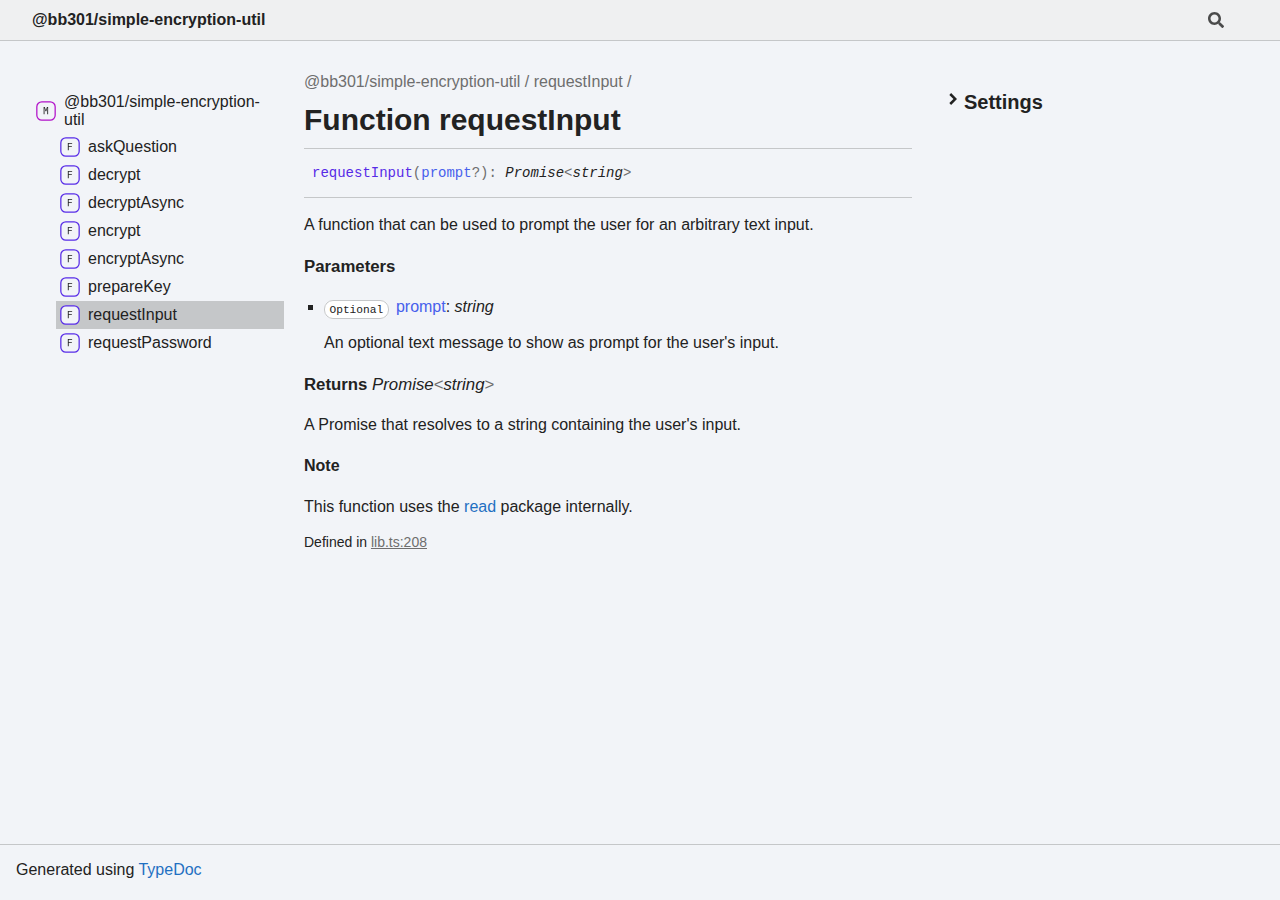
<file: docs/functions/requestInput.html>
<!DOCTYPE html><html class="default" lang="en"><head><meta charSet="utf-8"/><meta http-equiv="x-ua-compatible" content="IE=edge"/><title>requestInput | @bb301/simple-encryption-util</title><meta name="description" content="Documentation for @bb301/simple-encryption-util"/><meta name="viewport" content="width=device-width, initial-scale=1"/><link rel="stylesheet" href="../assets/style.css"/><link rel="stylesheet" href="../assets/highlight.css"/><script defer src="../assets/main.js"></script><script async src="../assets/icons.js" id="tsd-icons-script"></script><script async src="../assets/search.js" id="tsd-search-script"></script><script async src="../assets/navigation.js" id="tsd-nav-script"></script></head><body><script>document.documentElement.dataset.theme = localStorage.getItem("tsd-theme") || "os";document.body.style.display="none";setTimeout(() => app?app.showPage():document.body.style.removeProperty("display"),500)</script><header class="tsd-page-toolbar"><div class="tsd-toolbar-contents container"><div class="table-cell" id="tsd-search" data-base=".."><div class="field"><label for="tsd-search-field" class="tsd-widget tsd-toolbar-icon search no-caption"><svg width="16" height="16" viewBox="0 0 16 16" fill="none"><use href="../assets/icons.svg#icon-search"></use></svg></label><input type="text" id="tsd-search-field" aria-label="Search"/></div><div class="field"><div id="tsd-toolbar-links"></div></div><ul class="results"><li class="state loading">Preparing search index...</li><li class="state failure">The search index is not available</li></ul><a href="../index.html" class="title">@bb301/simple-encryption-util</a></div><div class="table-cell" id="tsd-widgets"><a href="#" class="tsd-widget tsd-toolbar-icon menu no-caption" data-toggle="menu" aria-label="Menu"><svg width="16" height="16" viewBox="0 0 16 16" fill="none"><use href="../assets/icons.svg#icon-menu"></use></svg></a></div></div></header><div class="container container-main"><div class="col-content"><div class="tsd-page-title"><ul class="tsd-breadcrumb"><li><a href="../modules.html">@bb301/simple-encryption-util</a></li><li><a href="requestInput.html">requestInput</a></li></ul><h1>Function requestInput</h1></div><section class="tsd-panel"><ul class="tsd-signatures"><li class="tsd-signature tsd-anchor-link"><a id="requestInput" class="tsd-anchor"></a><span class="tsd-kind-call-signature">request<wbr/>Input</span><span class="tsd-signature-symbol">(</span><span class="tsd-kind-parameter">prompt</span><span class="tsd-signature-symbol">?</span><span class="tsd-signature-symbol">)</span><span class="tsd-signature-symbol">: </span><span class="tsd-signature-type">Promise</span><span class="tsd-signature-symbol">&lt;</span><span class="tsd-signature-type">string</span><span class="tsd-signature-symbol">&gt;</span><a href="#requestInput" aria-label="Permalink" class="tsd-anchor-icon"><svg viewBox="0 0 24 24"><use href="../assets/icons.svg#icon-anchor"></use></svg></a></li><li class="tsd-description"><div class="tsd-comment tsd-typography"><p>A function that can be used to prompt the user for an arbitrary text input.</p>
</div><div class="tsd-parameters"><h4 class="tsd-parameters-title">Parameters</h4><ul class="tsd-parameter-list"><li><span><code class="tsd-tag ts-flagOptional">Optional</code> <span class="tsd-kind-parameter">prompt</span>: <span class="tsd-signature-type">string</span></span><div class="tsd-comment tsd-typography"><p>An optional text message to show as prompt for the user&#39;s input.</p>
</div><div class="tsd-comment tsd-typography"></div></li></ul></div><h4 class="tsd-returns-title">Returns <span class="tsd-signature-type">Promise</span><span class="tsd-signature-symbol">&lt;</span><span class="tsd-signature-type">string</span><span class="tsd-signature-symbol">&gt;</span></h4><p>A Promise that resolves to a string containing the user&#39;s input.</p>
<div class="tsd-comment tsd-typography"><h4>Note</h4><p>This function uses the <a href="https://github.com/npm/read">read</a> package internally.</p>
</div><aside class="tsd-sources"><ul><li>Defined in <a href="https://github.com/BB-301/node-simple-encryption-util/blob/2591445/src/lib.ts#L208">lib.ts:208</a></li></ul></aside></li></ul></section></div><div class="col-sidebar"><div class="page-menu"><div class="tsd-navigation settings"><details class="tsd-index-accordion"><summary class="tsd-accordion-summary"><h3><svg width="20" height="20" viewBox="0 0 24 24" fill="none"><use href="../assets/icons.svg#icon-chevronDown"></use></svg>Settings</h3></summary><div class="tsd-accordion-details"><div class="tsd-filter-visibility"><h4 class="uppercase">Member Visibility</h4><form><ul id="tsd-filter-options"><li class="tsd-filter-item"><label class="tsd-filter-input"><input type="checkbox" id="tsd-filter-protected" name="protected"/><svg width="32" height="32" viewBox="0 0 32 32" aria-hidden="true"><rect class="tsd-checkbox-background" width="30" height="30" x="1" y="1" rx="6" fill="none"></rect><path class="tsd-checkbox-checkmark" d="M8.35422 16.8214L13.2143 21.75L24.6458 10.25" stroke="none" stroke-width="3.5" stroke-linejoin="round" fill="none"></path></svg><span>Protected</span></label></li><li class="tsd-filter-item"><label class="tsd-filter-input"><input type="checkbox" id="tsd-filter-private" name="private"/><svg width="32" height="32" viewBox="0 0 32 32" aria-hidden="true"><rect class="tsd-checkbox-background" width="30" height="30" x="1" y="1" rx="6" fill="none"></rect><path class="tsd-checkbox-checkmark" d="M8.35422 16.8214L13.2143 21.75L24.6458 10.25" stroke="none" stroke-width="3.5" stroke-linejoin="round" fill="none"></path></svg><span>Private</span></label></li><li class="tsd-filter-item"><label class="tsd-filter-input"><input type="checkbox" id="tsd-filter-inherited" name="inherited" checked/><svg width="32" height="32" viewBox="0 0 32 32" aria-hidden="true"><rect class="tsd-checkbox-background" width="30" height="30" x="1" y="1" rx="6" fill="none"></rect><path class="tsd-checkbox-checkmark" d="M8.35422 16.8214L13.2143 21.75L24.6458 10.25" stroke="none" stroke-width="3.5" stroke-linejoin="round" fill="none"></path></svg><span>Inherited</span></label></li><li class="tsd-filter-item"><label class="tsd-filter-input"><input type="checkbox" id="tsd-filter-external" name="external"/><svg width="32" height="32" viewBox="0 0 32 32" aria-hidden="true"><rect class="tsd-checkbox-background" width="30" height="30" x="1" y="1" rx="6" fill="none"></rect><path class="tsd-checkbox-checkmark" d="M8.35422 16.8214L13.2143 21.75L24.6458 10.25" stroke="none" stroke-width="3.5" stroke-linejoin="round" fill="none"></path></svg><span>External</span></label></li></ul></form></div><div class="tsd-theme-toggle"><h4 class="uppercase">Theme</h4><select id="tsd-theme"><option value="os">OS</option><option value="light">Light</option><option value="dark">Dark</option></select></div></div></details></div></div><div class="site-menu"><nav class="tsd-navigation"><a href="../modules.html"><svg class="tsd-kind-icon" viewBox="0 0 24 24"><use href="../assets/icons.svg#icon-1"></use></svg><span>@bb301/simple-encryption-util</span></a><ul class="tsd-small-nested-navigation" id="tsd-nav-container" data-base=".."><li>Loading...</li></ul></nav></div></div></div><div class="tsd-generator"><p>Generated using <a href="https://typedoc.org/" target="_blank">TypeDoc</a></p></div><div class="overlay"></div></body></html>
</file>
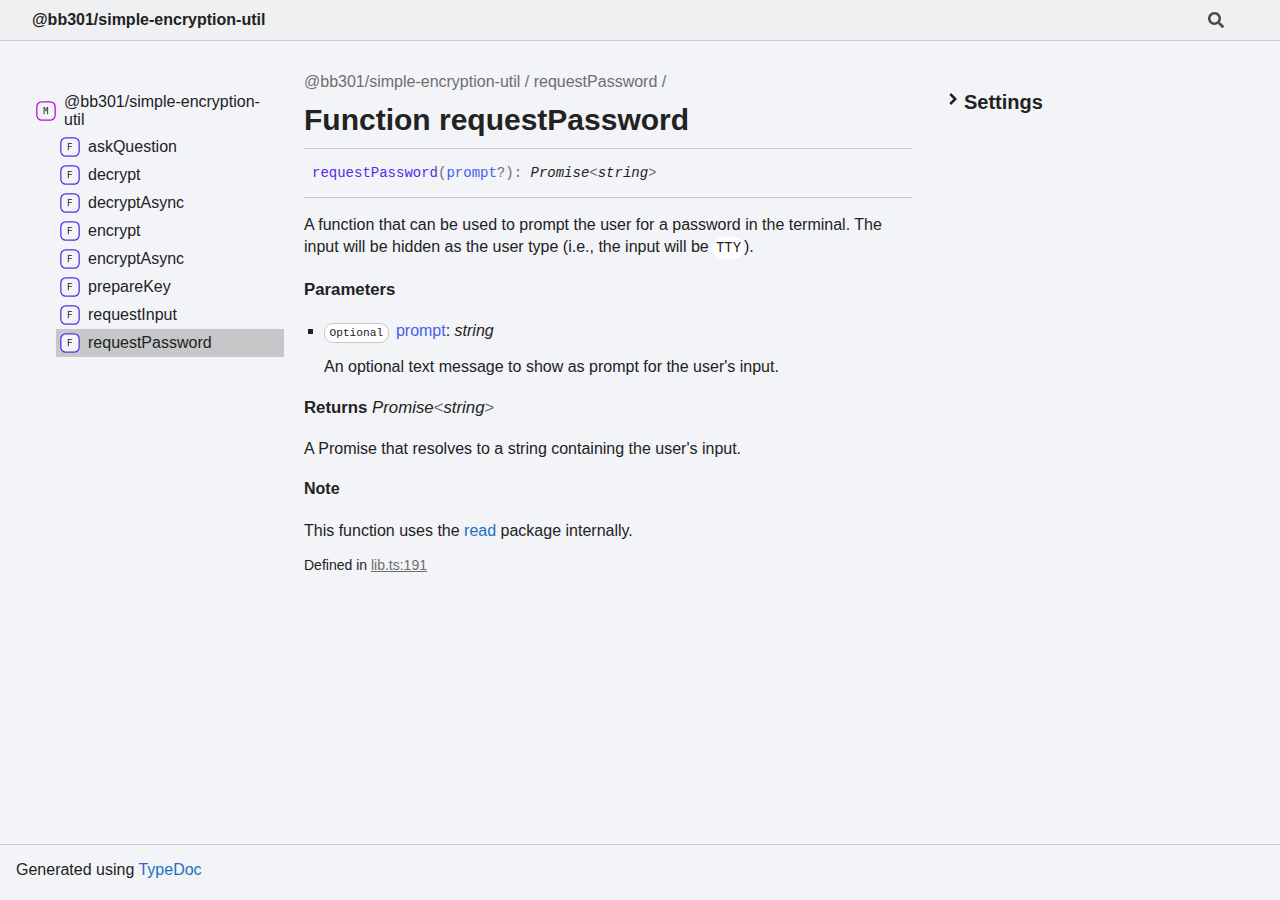
<file: docs/functions/requestPassword.html>
<!DOCTYPE html><html class="default" lang="en"><head><meta charSet="utf-8"/><meta http-equiv="x-ua-compatible" content="IE=edge"/><title>requestPassword | @bb301/simple-encryption-util</title><meta name="description" content="Documentation for @bb301/simple-encryption-util"/><meta name="viewport" content="width=device-width, initial-scale=1"/><link rel="stylesheet" href="../assets/style.css"/><link rel="stylesheet" href="../assets/highlight.css"/><script defer src="../assets/main.js"></script><script async src="../assets/icons.js" id="tsd-icons-script"></script><script async src="../assets/search.js" id="tsd-search-script"></script><script async src="../assets/navigation.js" id="tsd-nav-script"></script></head><body><script>document.documentElement.dataset.theme = localStorage.getItem("tsd-theme") || "os";document.body.style.display="none";setTimeout(() => app?app.showPage():document.body.style.removeProperty("display"),500)</script><header class="tsd-page-toolbar"><div class="tsd-toolbar-contents container"><div class="table-cell" id="tsd-search" data-base=".."><div class="field"><label for="tsd-search-field" class="tsd-widget tsd-toolbar-icon search no-caption"><svg width="16" height="16" viewBox="0 0 16 16" fill="none"><use href="../assets/icons.svg#icon-search"></use></svg></label><input type="text" id="tsd-search-field" aria-label="Search"/></div><div class="field"><div id="tsd-toolbar-links"></div></div><ul class="results"><li class="state loading">Preparing search index...</li><li class="state failure">The search index is not available</li></ul><a href="../index.html" class="title">@bb301/simple-encryption-util</a></div><div class="table-cell" id="tsd-widgets"><a href="#" class="tsd-widget tsd-toolbar-icon menu no-caption" data-toggle="menu" aria-label="Menu"><svg width="16" height="16" viewBox="0 0 16 16" fill="none"><use href="../assets/icons.svg#icon-menu"></use></svg></a></div></div></header><div class="container container-main"><div class="col-content"><div class="tsd-page-title"><ul class="tsd-breadcrumb"><li><a href="../modules.html">@bb301/simple-encryption-util</a></li><li><a href="requestPassword.html">requestPassword</a></li></ul><h1>Function requestPassword</h1></div><section class="tsd-panel"><ul class="tsd-signatures"><li class="tsd-signature tsd-anchor-link"><a id="requestPassword" class="tsd-anchor"></a><span class="tsd-kind-call-signature">request<wbr/>Password</span><span class="tsd-signature-symbol">(</span><span class="tsd-kind-parameter">prompt</span><span class="tsd-signature-symbol">?</span><span class="tsd-signature-symbol">)</span><span class="tsd-signature-symbol">: </span><span class="tsd-signature-type">Promise</span><span class="tsd-signature-symbol">&lt;</span><span class="tsd-signature-type">string</span><span class="tsd-signature-symbol">&gt;</span><a href="#requestPassword" aria-label="Permalink" class="tsd-anchor-icon"><svg viewBox="0 0 24 24"><use href="../assets/icons.svg#icon-anchor"></use></svg></a></li><li class="tsd-description"><div class="tsd-comment tsd-typography"><p>A function that can be used to prompt the user for a password in the terminal. The
input will be hidden as the user type (i.e., the input will be <code>TTY</code>).</p>
</div><div class="tsd-parameters"><h4 class="tsd-parameters-title">Parameters</h4><ul class="tsd-parameter-list"><li><span><code class="tsd-tag ts-flagOptional">Optional</code> <span class="tsd-kind-parameter">prompt</span>: <span class="tsd-signature-type">string</span></span><div class="tsd-comment tsd-typography"><p>An optional text message to show as prompt for the user&#39;s input.</p>
</div><div class="tsd-comment tsd-typography"></div></li></ul></div><h4 class="tsd-returns-title">Returns <span class="tsd-signature-type">Promise</span><span class="tsd-signature-symbol">&lt;</span><span class="tsd-signature-type">string</span><span class="tsd-signature-symbol">&gt;</span></h4><p>A Promise that resolves to a string containing the user&#39;s input.</p>
<div class="tsd-comment tsd-typography"><h4>Note</h4><p>This function uses the <a href="https://github.com/npm/read">read</a> package internally.</p>
</div><aside class="tsd-sources"><ul><li>Defined in <a href="https://github.com/BB-301/node-simple-encryption-util/blob/2591445/src/lib.ts#L191">lib.ts:191</a></li></ul></aside></li></ul></section></div><div class="col-sidebar"><div class="page-menu"><div class="tsd-navigation settings"><details class="tsd-index-accordion"><summary class="tsd-accordion-summary"><h3><svg width="20" height="20" viewBox="0 0 24 24" fill="none"><use href="../assets/icons.svg#icon-chevronDown"></use></svg>Settings</h3></summary><div class="tsd-accordion-details"><div class="tsd-filter-visibility"><h4 class="uppercase">Member Visibility</h4><form><ul id="tsd-filter-options"><li class="tsd-filter-item"><label class="tsd-filter-input"><input type="checkbox" id="tsd-filter-protected" name="protected"/><svg width="32" height="32" viewBox="0 0 32 32" aria-hidden="true"><rect class="tsd-checkbox-background" width="30" height="30" x="1" y="1" rx="6" fill="none"></rect><path class="tsd-checkbox-checkmark" d="M8.35422 16.8214L13.2143 21.75L24.6458 10.25" stroke="none" stroke-width="3.5" stroke-linejoin="round" fill="none"></path></svg><span>Protected</span></label></li><li class="tsd-filter-item"><label class="tsd-filter-input"><input type="checkbox" id="tsd-filter-private" name="private"/><svg width="32" height="32" viewBox="0 0 32 32" aria-hidden="true"><rect class="tsd-checkbox-background" width="30" height="30" x="1" y="1" rx="6" fill="none"></rect><path class="tsd-checkbox-checkmark" d="M8.35422 16.8214L13.2143 21.75L24.6458 10.25" stroke="none" stroke-width="3.5" stroke-linejoin="round" fill="none"></path></svg><span>Private</span></label></li><li class="tsd-filter-item"><label class="tsd-filter-input"><input type="checkbox" id="tsd-filter-inherited" name="inherited" checked/><svg width="32" height="32" viewBox="0 0 32 32" aria-hidden="true"><rect class="tsd-checkbox-background" width="30" height="30" x="1" y="1" rx="6" fill="none"></rect><path class="tsd-checkbox-checkmark" d="M8.35422 16.8214L13.2143 21.75L24.6458 10.25" stroke="none" stroke-width="3.5" stroke-linejoin="round" fill="none"></path></svg><span>Inherited</span></label></li><li class="tsd-filter-item"><label class="tsd-filter-input"><input type="checkbox" id="tsd-filter-external" name="external"/><svg width="32" height="32" viewBox="0 0 32 32" aria-hidden="true"><rect class="tsd-checkbox-background" width="30" height="30" x="1" y="1" rx="6" fill="none"></rect><path class="tsd-checkbox-checkmark" d="M8.35422 16.8214L13.2143 21.75L24.6458 10.25" stroke="none" stroke-width="3.5" stroke-linejoin="round" fill="none"></path></svg><span>External</span></label></li></ul></form></div><div class="tsd-theme-toggle"><h4 class="uppercase">Theme</h4><select id="tsd-theme"><option value="os">OS</option><option value="light">Light</option><option value="dark">Dark</option></select></div></div></details></div></div><div class="site-menu"><nav class="tsd-navigation"><a href="../modules.html"><svg class="tsd-kind-icon" viewBox="0 0 24 24"><use href="../assets/icons.svg#icon-1"></use></svg><span>@bb301/simple-encryption-util</span></a><ul class="tsd-small-nested-navigation" id="tsd-nav-container" data-base=".."><li>Loading...</li></ul></nav></div></div></div><div class="tsd-generator"><p>Generated using <a href="https://typedoc.org/" target="_blank">TypeDoc</a></p></div><div class="overlay"></div></body></html>
</file>
<file: docs/assets/style.css>
:root {
    /* Light */
    --light-color-background: #f2f4f8;
    --light-color-background-secondary: #eff0f1;
    --light-color-warning-text: #222;
    --light-color-background-warning: #e6e600;
    --light-color-icon-background: var(--light-color-background);
    --light-color-accent: #c5c7c9;
    --light-color-active-menu-item: var(--light-color-accent);
    --light-color-text: #222;
    --light-color-text-aside: #6e6e6e;
    --light-color-link: #1f70c2;

    --light-color-ts-keyword: #056bd6;
    --light-color-ts-project: #b111c9;
    --light-color-ts-module: var(--light-color-ts-project);
    --light-color-ts-namespace: var(--light-color-ts-project);
    --light-color-ts-enum: #7e6f15;
    --light-color-ts-enum-member: var(--light-color-ts-enum);
    --light-color-ts-variable: #4760ec;
    --light-color-ts-function: #572be7;
    --light-color-ts-class: #1f70c2;
    --light-color-ts-interface: #108024;
    --light-color-ts-constructor: var(--light-color-ts-class);
    --light-color-ts-property: var(--light-color-ts-variable);
    --light-color-ts-method: var(--light-color-ts-function);
    --light-color-ts-call-signature: var(--light-color-ts-method);
    --light-color-ts-index-signature: var(--light-color-ts-property);
    --light-color-ts-constructor-signature: var(--light-color-ts-constructor);
    --light-color-ts-parameter: var(--light-color-ts-variable);
    /* type literal not included as links will never be generated to it */
    --light-color-ts-type-parameter: #a55c0e;
    --light-color-ts-accessor: var(--light-color-ts-property);
    --light-color-ts-get-signature: var(--light-color-ts-accessor);
    --light-color-ts-set-signature: var(--light-color-ts-accessor);
    --light-color-ts-type-alias: #d51270;
    /* reference not included as links will be colored with the kind that it points to */

    --light-external-icon: url("data:image/svg+xml;utf8,<svg xmlns='http://www.w3.org/2000/svg' viewBox='0 0 100 100' width='10' height='10'><path fill-opacity='0' stroke='%23000' stroke-width='10' d='m43,35H5v60h60V57M45,5v10l10,10-30,30 20,20 30-30 10,10h10V5z'/></svg>");
    --light-color-scheme: light;

    /* Dark */
    --dark-color-background: #2b2e33;
    --dark-color-background-secondary: #1e2024;
    --dark-color-background-warning: #bebe00;
    --dark-color-warning-text: #222;
    --dark-color-icon-background: var(--dark-color-background-secondary);
    --dark-color-accent: #9096a2;
    --dark-color-active-menu-item: #5d5d6a;
    --dark-color-text: #f5f5f5;
    --dark-color-text-aside: #dddddd;
    --dark-color-link: #00aff4;

    --dark-color-ts-keyword: #3399ff;
    --dark-color-ts-project: #e358ff;
    --dark-color-ts-module: var(--dark-color-ts-project);
    --dark-color-ts-namespace: var(--dark-color-ts-project);
    --dark-color-ts-enum: #f4d93e;
    --dark-color-ts-enum-member: var(--dark-color-ts-enum);
    --dark-color-ts-variable: #798dff;
    --dark-color-ts-function: #a280ff;
    --dark-color-ts-class: #8ac4ff;
    --dark-color-ts-interface: #6cff87;
    --dark-color-ts-constructor: var(--dark-color-ts-class);
    --dark-color-ts-property: var(--dark-color-ts-variable);
    --dark-color-ts-method: var(--dark-color-ts-function);
    --dark-color-ts-call-signature: var(--dark-color-ts-method);
    --dark-color-ts-index-signature: var(--dark-color-ts-property);
    --dark-color-ts-constructor-signature: var(--dark-color-ts-constructor);
    --dark-color-ts-parameter: var(--dark-color-ts-variable);
    /* type literal not included as links will never be generated to it */
    --dark-color-ts-type-parameter: #e07d13;
    --dark-color-ts-accessor: var(--dark-color-ts-property);
    --dark-color-ts-get-signature: var(--dark-color-ts-accessor);
    --dark-color-ts-set-signature: var(--dark-color-ts-accessor);
    --dark-color-ts-type-alias: #ff6492;
    /* reference not included as links will be colored with the kind that it points to */

    --dark-external-icon: url("data:image/svg+xml;utf8,<svg xmlns='http://www.w3.org/2000/svg' viewBox='0 0 100 100' width='10' height='10'><path fill-opacity='0' stroke='%23fff' stroke-width='10' d='m43,35H5v60h60V57M45,5v10l10,10-30,30 20,20 30-30 10,10h10V5z'/></svg>");
    --dark-color-scheme: dark;
}

@media (prefers-color-scheme: light) {
    :root {
        --color-background: var(--light-color-background);
        --color-background-secondary: var(--light-color-background-secondary);
        --color-background-warning: var(--light-color-background-warning);
        --color-warning-text: var(--light-color-warning-text);
        --color-icon-background: var(--light-color-icon-background);
        --color-accent: var(--light-color-accent);
        --color-active-menu-item: var(--light-color-active-menu-item);
        --color-text: var(--light-color-text);
        --color-text-aside: var(--light-color-text-aside);
        --color-link: var(--light-color-link);

        --color-ts-keyword: var(--light-color-ts-keyword);
        --color-ts-module: var(--light-color-ts-module);
        --color-ts-namespace: var(--light-color-ts-namespace);
        --color-ts-enum: var(--light-color-ts-enum);
        --color-ts-enum-member: var(--light-color-ts-enum-member);
        --color-ts-variable: var(--light-color-ts-variable);
        --color-ts-function: var(--light-color-ts-function);
        --color-ts-class: var(--light-color-ts-class);
        --color-ts-interface: var(--light-color-ts-interface);
        --color-ts-constructor: var(--light-color-ts-constructor);
        --color-ts-property: var(--light-color-ts-property);
        --color-ts-method: var(--light-color-ts-method);
        --color-ts-call-signature: var(--light-color-ts-call-signature);
        --color-ts-index-signature: var(--light-color-ts-index-signature);
        --color-ts-constructor-signature: var(
            --light-color-ts-constructor-signature
        );
        --color-ts-parameter: var(--light-color-ts-parameter);
        --color-ts-type-parameter: var(--light-color-ts-type-parameter);
        --color-ts-accessor: var(--light-color-ts-accessor);
        --color-ts-get-signature: var(--light-color-ts-get-signature);
        --color-ts-set-signature: var(--light-color-ts-set-signature);
        --color-ts-type-alias: var(--light-color-ts-type-alias);

        --external-icon: var(--light-external-icon);
        --color-scheme: var(--light-color-scheme);
    }
}

@media (prefers-color-scheme: dark) {
    :root {
        --color-background: var(--dark-color-background);
        --color-background-secondary: var(--dark-color-background-secondary);
        --color-background-warning: var(--dark-color-background-warning);
        --color-warning-text: var(--dark-color-warning-text);
        --color-icon-background: var(--dark-color-icon-background);
        --color-accent: var(--dark-color-accent);
        --color-active-menu-item: var(--dark-color-active-menu-item);
        --color-text: var(--dark-color-text);
        --color-text-aside: var(--dark-color-text-aside);
        --color-link: var(--dark-color-link);

        --color-ts-keyword: var(--dark-color-ts-keyword);
        --color-ts-module: var(--dark-color-ts-module);
        --color-ts-namespace: var(--dark-color-ts-namespace);
        --color-ts-enum: var(--dark-color-ts-enum);
        --color-ts-enum-member: var(--dark-color-ts-enum-member);
        --color-ts-variable: var(--dark-color-ts-variable);
        --color-ts-function: var(--dark-color-ts-function);
        --color-ts-class: var(--dark-color-ts-class);
        --color-ts-interface: var(--dark-color-ts-interface);
        --color-ts-constructor: var(--dark-color-ts-constructor);
        --color-ts-property: var(--dark-color-ts-property);
        --color-ts-method: var(--dark-color-ts-method);
        --color-ts-call-signature: var(--dark-color-ts-call-signature);
        --color-ts-index-signature: var(--dark-color-ts-index-signature);
        --color-ts-constructor-signature: var(
            --dark-color-ts-constructor-signature
        );
        --color-ts-parameter: var(--dark-color-ts-parameter);
        --color-ts-type-parameter: var(--dark-color-ts-type-parameter);
        --color-ts-accessor: var(--dark-color-ts-accessor);
        --color-ts-get-signature: var(--dark-color-ts-get-signature);
        --color-ts-set-signature: var(--dark-color-ts-set-signature);
        --color-ts-type-alias: var(--dark-color-ts-type-alias);

        --external-icon: var(--dark-external-icon);
        --color-scheme: var(--dark-color-scheme);
    }
}

html {
    color-scheme: var(--color-scheme);
}

body {
    margin: 0;
}

:root[data-theme="light"] {
    --color-background: var(--light-color-background);
    --color-background-secondary: var(--light-color-background-secondary);
    --color-background-warning: var(--light-color-background-warning);
    --color-warning-text: var(--light-color-warning-text);
    --color-icon-background: var(--light-color-icon-background);
    --color-accent: var(--light-color-accent);
    --color-active-menu-item: var(--light-color-active-menu-item);
    --color-text: var(--light-color-text);
    --color-text-aside: var(--light-color-text-aside);
    --color-link: var(--light-color-link);

    --color-ts-keyword: var(--light-color-ts-keyword);
    --color-ts-module: var(--light-color-ts-module);
    --color-ts-namespace: var(--light-color-ts-namespace);
    --color-ts-enum: var(--light-color-ts-enum);
    --color-ts-enum-member: var(--light-color-ts-enum-member);
    --color-ts-variable: var(--light-color-ts-variable);
    --color-ts-function: var(--light-color-ts-function);
    --color-ts-class: var(--light-color-ts-class);
    --color-ts-interface: var(--light-color-ts-interface);
    --color-ts-constructor: var(--light-color-ts-constructor);
    --color-ts-property: var(--light-color-ts-property);
    --color-ts-method: var(--light-color-ts-method);
    --color-ts-call-signature: var(--light-color-ts-call-signature);
    --color-ts-index-signature: var(--light-color-ts-index-signature);
    --color-ts-constructor-signature: var(
        --light-color-ts-constructor-signature
    );
    --color-ts-parameter: var(--light-color-ts-parameter);
    --color-ts-type-parameter: var(--light-color-ts-type-parameter);
    --color-ts-accessor: var(--light-color-ts-accessor);
    --color-ts-get-signature: var(--light-color-ts-get-signature);
    --color-ts-set-signature: var(--light-color-ts-set-signature);
    --color-ts-type-alias: var(--light-color-ts-type-alias);

    --external-icon: var(--light-external-icon);
    --color-scheme: var(--light-color-scheme);
}

:root[data-theme="dark"] {
    --color-background: var(--dark-color-background);
    --color-background-secondary: var(--dark-color-background-secondary);
    --color-background-warning: var(--dark-color-background-warning);
    --color-warning-text: var(--dark-color-warning-text);
    --color-icon-background: var(--dark-color-icon-background);
    --color-accent: var(--dark-color-accent);
    --color-active-menu-item: var(--dark-color-active-menu-item);
    --color-text: var(--dark-color-text);
    --color-text-aside: var(--dark-color-text-aside);
    --color-link: var(--dark-color-link);

    --color-ts-keyword: var(--dark-color-ts-keyword);
    --color-ts-module: var(--dark-color-ts-module);
    --color-ts-namespace: var(--dark-color-ts-namespace);
    --color-ts-enum: var(--dark-color-ts-enum);
    --color-ts-enum-member: var(--dark-color-ts-enum-member);
    --color-ts-variable: var(--dark-color-ts-variable);
    --color-ts-function: var(--dark-color-ts-function);
    --color-ts-class: var(--dark-color-ts-class);
    --color-ts-interface: var(--dark-color-ts-interface);
    --color-ts-constructor: var(--dark-color-ts-constructor);
    --color-ts-property: var(--dark-color-ts-property);
    --color-ts-method: var(--dark-color-ts-method);
    --color-ts-call-signature: var(--dark-color-ts-call-signature);
    --color-ts-index-signature: var(--dark-color-ts-index-signature);
    --color-ts-constructor-signature: var(
        --dark-color-ts-constructor-signature
    );
    --color-ts-parameter: var(--dark-color-ts-parameter);
    --color-ts-type-parameter: var(--dark-color-ts-type-parameter);
    --color-ts-accessor: var(--dark-color-ts-accessor);
    --color-ts-get-signature: var(--dark-color-ts-get-signature);
    --color-ts-set-signature: var(--dark-color-ts-set-signature);
    --color-ts-type-alias: var(--dark-color-ts-type-alias);

    --external-icon: var(--dark-external-icon);
    --color-scheme: var(--dark-color-scheme);
}

.always-visible,
.always-visible .tsd-signatures {
    display: inherit !important;
}

h1,
h2,
h3,
h4,
h5,
h6 {
    line-height: 1.2;
}

h1 > a:not(.link),
h2 > a:not(.link),
h3 > a:not(.link),
h4 > a:not(.link),
h5 > a:not(.link),
h6 > a:not(.link) {
    text-decoration: none;
    color: var(--color-text);
}

h1 {
    font-size: 1.875rem;
    margin: 0.67rem 0;
}

h2 {
    font-size: 1.5rem;
    margin: 0.83rem 0;
}

h3 {
    font-size: 1.25rem;
    margin: 1rem 0;
}

h4 {
    font-size: 1.05rem;
    margin: 1.33rem 0;
}

h5 {
    font-size: 1rem;
    margin: 1.5rem 0;
}

h6 {
    font-size: 0.875rem;
    margin: 2.33rem 0;
}

.uppercase {
    text-transform: uppercase;
}

dl,
menu,
ol,
ul {
    margin: 1em 0;
}

dd {
    margin: 0 0 0 40px;
}

.container {
    max-width: 1700px;
    padding: 0 2rem;
}

/* Footer */
.tsd-generator {
    border-top: 1px solid var(--color-accent);
    padding-top: 1rem;
    padding-bottom: 1rem;
    max-height: 3.5rem;
}

.tsd-generator > p {
    margin-top: 0;
    margin-bottom: 0;
    padding: 0 1rem;
}

.container-main {
    margin: 0 auto;
    /* toolbar, footer, margin */
    min-height: calc(100vh - 41px - 56px - 4rem);
}

@keyframes fade-in {
    from {
        opacity: 0;
    }
    to {
        opacity: 1;
    }
}
@keyframes fade-out {
    from {
        opacity: 1;
        visibility: visible;
    }
    to {
        opacity: 0;
    }
}
@keyframes fade-in-delayed {
    0% {
        opacity: 0;
    }
    33% {
        opacity: 0;
    }
    100% {
        opacity: 1;
    }
}
@keyframes fade-out-delayed {
    0% {
        opacity: 1;
        visibility: visible;
    }
    66% {
        opacity: 0;
    }
    100% {
        opacity: 0;
    }
}
@keyframes pop-in-from-right {
    from {
        transform: translate(100%, 0);
    }
    to {
        transform: translate(0, 0);
    }
}
@keyframes pop-out-to-right {
    from {
        transform: translate(0, 0);
        visibility: visible;
    }
    to {
        transform: translate(100%, 0);
    }
}
body {
    background: var(--color-background);
    font-family: -apple-system, BlinkMacSystemFont, "Segoe UI", "Noto Sans",
        Helvetica, Arial, sans-serif, "Apple Color Emoji", "Segoe UI Emoji";
    font-size: 16px;
    color: var(--color-text);
}

a {
    color: var(--color-link);
    text-decoration: none;
}
a:hover {
    text-decoration: underline;
}
a.external[target="_blank"] {
    background-image: var(--external-icon);
    background-position: top 3px right;
    background-repeat: no-repeat;
    padding-right: 13px;
}

code,
pre {
    font-family: Menlo, Monaco, Consolas, "Courier New", monospace;
    padding: 0.2em;
    margin: 0;
    font-size: 0.875rem;
    border-radius: 0.8em;
}

pre {
    position: relative;
    white-space: pre;
    white-space: pre-wrap;
    word-wrap: break-word;
    padding: 10px;
    border: 1px solid var(--color-accent);
}
pre code {
    padding: 0;
    font-size: 100%;
}
pre > button {
    position: absolute;
    top: 10px;
    right: 10px;
    opacity: 0;
    transition: opacity 0.1s;
    box-sizing: border-box;
}
pre:hover > button,
pre > button.visible {
    opacity: 1;
}

blockquote {
    margin: 1em 0;
    padding-left: 1em;
    border-left: 4px solid gray;
}

.tsd-typography {
    line-height: 1.333em;
}
.tsd-typography ul {
    list-style: square;
    padding: 0 0 0 20px;
    margin: 0;
}
.tsd-typography .tsd-index-panel h3,
.tsd-index-panel .tsd-typography h3,
.tsd-typography h4,
.tsd-typography h5,
.tsd-typography h6 {
    font-size: 1em;
}
.tsd-typography h5,
.tsd-typography h6 {
    font-weight: normal;
}
.tsd-typography p,
.tsd-typography ul,
.tsd-typography ol {
    margin: 1em 0;
}
.tsd-typography table {
    border-collapse: collapse;
    border: none;
}
.tsd-typography td,
.tsd-typography th {
    padding: 6px 13px;
    border: 1px solid var(--color-accent);
}
.tsd-typography thead,
.tsd-typography tr:nth-child(even) {
    background-color: var(--color-background-secondary);
}

.tsd-breadcrumb {
    margin: 0;
    padding: 0;
    color: var(--color-text-aside);
}
.tsd-breadcrumb a {
    color: var(--color-text-aside);
    text-decoration: none;
}
.tsd-breadcrumb a:hover {
    text-decoration: underline;
}
.tsd-breadcrumb li {
    display: inline;
}
.tsd-breadcrumb li:after {
    content: " / ";
}

.tsd-comment-tags {
    display: flex;
    flex-direction: column;
}
dl.tsd-comment-tag-group {
    display: flex;
    align-items: center;
    overflow: hidden;
    margin: 0.5em 0;
}
dl.tsd-comment-tag-group dt {
    display: flex;
    margin-right: 0.5em;
    font-size: 0.875em;
    font-weight: normal;
}
dl.tsd-comment-tag-group dd {
    margin: 0;
}
code.tsd-tag {
    padding: 0.25em 0.4em;
    border: 0.1em solid var(--color-accent);
    margin-right: 0.25em;
    font-size: 70%;
}
h1 code.tsd-tag:first-of-type {
    margin-left: 0.25em;
}

dl.tsd-comment-tag-group dd:before,
dl.tsd-comment-tag-group dd:after {
    content: " ";
}
dl.tsd-comment-tag-group dd pre,
dl.tsd-comment-tag-group dd:after {
    clear: both;
}
dl.tsd-comment-tag-group p {
    margin: 0;
}

.tsd-panel.tsd-comment .lead {
    font-size: 1.1em;
    line-height: 1.333em;
    margin-bottom: 2em;
}
.tsd-panel.tsd-comment .lead:last-child {
    margin-bottom: 0;
}

.tsd-filter-visibility h4 {
    font-size: 1rem;
    padding-top: 0.75rem;
    padding-bottom: 0.5rem;
    margin: 0;
}
.tsd-filter-item:not(:last-child) {
    margin-bottom: 0.5rem;
}
.tsd-filter-input {
    display: flex;
    width: fit-content;
    width: -moz-fit-content;
    align-items: center;
    user-select: none;
    -webkit-user-select: none;
    -moz-user-select: none;
    -ms-user-select: none;
    cursor: pointer;
}
.tsd-filter-input input[type="checkbox"] {
    cursor: pointer;
    position: absolute;
    width: 1.5em;
    height: 1.5em;
    opacity: 0;
}
.tsd-filter-input input[type="checkbox"]:disabled {
    pointer-events: none;
}
.tsd-filter-input svg {
    cursor: pointer;
    width: 1.5em;
    height: 1.5em;
    margin-right: 0.5em;
    border-radius: 0.33em;
    /* Leaving this at full opacity breaks event listeners on Firefox.
    Don't remove unless you know what you're doing. */
    opacity: 0.99;
}
.tsd-filter-input input[type="checkbox"]:focus + svg {
    transform: scale(0.95);
}
.tsd-filter-input input[type="checkbox"]:focus:not(:focus-visible) + svg {
    transform: scale(1);
}
.tsd-checkbox-background {
    fill: var(--color-accent);
}
input[type="checkbox"]:checked ~ svg .tsd-checkbox-checkmark {
    stroke: var(--color-text);
}
.tsd-filter-input input:disabled ~ svg > .tsd-checkbox-background {
    fill: var(--color-background);
    stroke: var(--color-accent);
    stroke-width: 0.25rem;
}
.tsd-filter-input input:disabled ~ svg > .tsd-checkbox-checkmark {
    stroke: var(--color-accent);
}

.tsd-theme-toggle {
    padding-top: 0.75rem;
}
.tsd-theme-toggle > h4 {
    display: inline;
    vertical-align: middle;
    margin-right: 0.75rem;
}

.tsd-hierarchy {
    list-style: square;
    margin: 0;
}
.tsd-hierarchy .target {
    font-weight: bold;
}

.tsd-full-hierarchy:not(:last-child) {
    margin-bottom: 1em;
    padding-bottom: 1em;
    border-bottom: 1px solid var(--color-accent);
}
.tsd-full-hierarchy,
.tsd-full-hierarchy ul {
    list-style: none;
    margin: 0;
    padding: 0;
}
.tsd-full-hierarchy ul {
    padding-left: 1.5rem;
}
.tsd-full-hierarchy a {
    padding: 0.25rem 0 !important;
    font-size: 1rem;
    display: inline-flex;
    align-items: center;
    color: var(--color-text);
}

.tsd-panel-group.tsd-index-group {
    margin-bottom: 0;
}
.tsd-index-panel .tsd-index-list {
    list-style: none;
    line-height: 1.333em;
    margin: 0;
    padding: 0.25rem 0 0 0;
    overflow: hidden;
    display: grid;
    grid-template-columns: repeat(3, 1fr);
    column-gap: 1rem;
    grid-template-rows: auto;
}
@media (max-width: 1024px) {
    .tsd-index-panel .tsd-index-list {
        grid-template-columns: repeat(2, 1fr);
    }
}
@media (max-width: 768px) {
    .tsd-index-panel .tsd-index-list {
        grid-template-columns: repeat(1, 1fr);
    }
}
.tsd-index-panel .tsd-index-list li {
    -webkit-page-break-inside: avoid;
    -moz-page-break-inside: avoid;
    -ms-page-break-inside: avoid;
    -o-page-break-inside: avoid;
    page-break-inside: avoid;
}

.tsd-flag {
    display: inline-block;
    padding: 0.25em 0.4em;
    border-radius: 4px;
    color: var(--color-comment-tag-text);
    background-color: var(--color-comment-tag);
    text-indent: 0;
    font-size: 75%;
    line-height: 1;
    font-weight: normal;
}

.tsd-anchor {
    position: relative;
    top: -100px;
}

.tsd-member {
    position: relative;
}
.tsd-member .tsd-anchor + h3 {
    display: flex;
    align-items: center;
    margin-top: 0;
    margin-bottom: 0;
    border-bottom: none;
}

.tsd-navigation.settings {
    margin: 1rem 0;
}
.tsd-navigation > a,
.tsd-navigation .tsd-accordion-summary {
    width: calc(100% - 0.25rem);
    display: flex;
    align-items: center;
}
.tsd-navigation a,
.tsd-navigation summary > span,
.tsd-page-navigation a {
    display: flex;
    width: calc(100% - 0.25rem);
    align-items: center;
    padding: 0.25rem;
    color: var(--color-text);
    text-decoration: none;
    box-sizing: border-box;
}
.tsd-navigation a.current,
.tsd-page-navigation a.current {
    background: var(--color-active-menu-item);
}
.tsd-navigation a:hover,
.tsd-page-navigation a:hover {
    text-decoration: underline;
}
.tsd-navigation ul,
.tsd-page-navigation ul {
    margin-top: 0;
    margin-bottom: 0;
    padding: 0;
    list-style: none;
}
.tsd-navigation li,
.tsd-page-navigation li {
    padding: 0;
    max-width: 100%;
}
.tsd-nested-navigation {
    margin-left: 3rem;
}
.tsd-nested-navigation > li > details {
    margin-left: -1.5rem;
}
.tsd-small-nested-navigation {
    margin-left: 1.5rem;
}
.tsd-small-nested-navigation > li > details {
    margin-left: -1.5rem;
}

.tsd-page-navigation ul {
    padding-left: 1.75rem;
}

#tsd-sidebar-links a {
    margin-top: 0;
    margin-bottom: 0.5rem;
    line-height: 1.25rem;
}
#tsd-sidebar-links a:last-of-type {
    margin-bottom: 0;
}

a.tsd-index-link {
    padding: 0.25rem 0 !important;
    font-size: 1rem;
    line-height: 1.25rem;
    display: inline-flex;
    align-items: center;
    color: var(--color-text);
}
.tsd-accordion-summary {
    list-style-type: none; /* hide marker on non-safari */
    outline: none; /* broken on safari, so just hide it */
}
.tsd-accordion-summary::-webkit-details-marker {
    display: none; /* hide marker on safari */
}
.tsd-accordion-summary,
.tsd-accordion-summary a {
    user-select: none;
    -moz-user-select: none;
    -webkit-user-select: none;
    -ms-user-select: none;

    cursor: pointer;
}
.tsd-accordion-summary a {
    width: calc(100% - 1.5rem);
}
.tsd-accordion-summary > * {
    margin-top: 0;
    margin-bottom: 0;
    padding-top: 0;
    padding-bottom: 0;
}
.tsd-index-accordion .tsd-accordion-summary > svg {
    margin-left: 0.25rem;
}
.tsd-index-content > :not(:first-child) {
    margin-top: 0.75rem;
}
.tsd-index-heading {
    margin-top: 1.5rem;
    margin-bottom: 0.75rem;
}

.tsd-kind-icon {
    margin-right: 0.5rem;
    width: 1.25rem;
    height: 1.25rem;
    min-width: 1.25rem;
    min-height: 1.25rem;
}
.tsd-kind-icon path {
    transform-origin: center;
    transform: scale(1.1);
}
.tsd-signature > .tsd-kind-icon {
    margin-right: 0.8rem;
}

.tsd-panel {
    margin-bottom: 2.5rem;
}
.tsd-panel.tsd-member {
    margin-bottom: 4rem;
}
.tsd-panel:empty {
    display: none;
}
.tsd-panel > h1,
.tsd-panel > h2,
.tsd-panel > h3 {
    margin: 1.5rem -1.5rem 0.75rem -1.5rem;
    padding: 0 1.5rem 0.75rem 1.5rem;
}
.tsd-panel > h1.tsd-before-signature,
.tsd-panel > h2.tsd-before-signature,
.tsd-panel > h3.tsd-before-signature {
    margin-bottom: 0;
    border-bottom: none;
}

.tsd-panel-group {
    margin: 4rem 0;
}
.tsd-panel-group.tsd-index-group {
    margin: 2rem 0;
}
.tsd-panel-group.tsd-index-group details {
    margin: 2rem 0;
}

#tsd-search {
    transition: background-color 0.2s;
}
#tsd-search .title {
    position: relative;
    z-index: 2;
}
#tsd-search .field {
    position: absolute;
    left: 0;
    top: 0;
    right: 2.5rem;
    height: 100%;
}
#tsd-search .field input {
    box-sizing: border-box;
    position: relative;
    top: -50px;
    z-index: 1;
    width: 100%;
    padding: 0 10px;
    opacity: 0;
    outline: 0;
    border: 0;
    background: transparent;
    color: var(--color-text);
}
#tsd-search .field label {
    position: absolute;
    overflow: hidden;
    right: -40px;
}
#tsd-search .field input,
#tsd-search .title,
#tsd-toolbar-links a {
    transition: opacity 0.2s;
}
#tsd-search .results {
    position: absolute;
    visibility: hidden;
    top: 40px;
    width: 100%;
    margin: 0;
    padding: 0;
    list-style: none;
    box-shadow: 0 0 4px rgba(0, 0, 0, 0.25);
}
#tsd-search .results li {
    background-color: var(--color-background);
    line-height: initial;
    padding: 4px;
}
#tsd-search .results li:nth-child(even) {
    background-color: var(--color-background-secondary);
}
#tsd-search .results li.state {
    display: none;
}
#tsd-search .results li.current:not(.no-results),
#tsd-search .results li:hover:not(.no-results) {
    background-color: var(--color-accent);
}
#tsd-search .results a {
    display: flex;
    align-items: center;
    padding: 0.25rem;
    box-sizing: border-box;
}
#tsd-search .results a:before {
    top: 10px;
}
#tsd-search .results span.parent {
    color: var(--color-text-aside);
    font-weight: normal;
}
#tsd-search.has-focus {
    background-color: var(--color-accent);
}
#tsd-search.has-focus .field input {
    top: 0;
    opacity: 1;
}
#tsd-search.has-focus .title,
#tsd-search.has-focus #tsd-toolbar-links a {
    z-index: 0;
    opacity: 0;
}
#tsd-search.has-focus .results {
    visibility: visible;
}
#tsd-search.loading .results li.state.loading {
    display: block;
}
#tsd-search.failure .results li.state.failure {
    display: block;
}

#tsd-toolbar-links {
    position: absolute;
    top: 0;
    right: 2rem;
    height: 100%;
    display: flex;
    align-items: center;
    justify-content: flex-end;
}
#tsd-toolbar-links a {
    margin-left: 1.5rem;
}
#tsd-toolbar-links a:hover {
    text-decoration: underline;
}

.tsd-signature {
    margin: 0 0 1rem 0;
    padding: 1rem 0.5rem;
    border: 1px solid var(--color-accent);
    font-family: Menlo, Monaco, Consolas, "Courier New", monospace;
    font-size: 14px;
    overflow-x: auto;
}

.tsd-signature-keyword {
    color: var(--color-ts-keyword);
    font-weight: normal;
}

.tsd-signature-symbol {
    color: var(--color-text-aside);
    font-weight: normal;
}

.tsd-signature-type {
    font-style: italic;
    font-weight: normal;
}

.tsd-signatures {
    padding: 0;
    margin: 0 0 1em 0;
    list-style-type: none;
}
.tsd-signatures .tsd-signature {
    margin: 0;
    border-color: var(--color-accent);
    border-width: 1px 0;
    transition: background-color 0.1s;
}
.tsd-description .tsd-signatures .tsd-signature {
    border-width: 1px;
}

ul.tsd-parameter-list,
ul.tsd-type-parameter-list {
    list-style: square;
    margin: 0;
    padding-left: 20px;
}
ul.tsd-parameter-list > li.tsd-parameter-signature,
ul.tsd-type-parameter-list > li.tsd-parameter-signature {
    list-style: none;
    margin-left: -20px;
}
ul.tsd-parameter-list h5,
ul.tsd-type-parameter-list h5 {
    font-size: 16px;
    margin: 1em 0 0.5em 0;
}
.tsd-sources {
    margin-top: 1rem;
    font-size: 0.875em;
}
.tsd-sources a {
    color: var(--color-text-aside);
    text-decoration: underline;
}
.tsd-sources ul {
    list-style: none;
    padding: 0;
}

.tsd-page-toolbar {
    position: sticky;
    z-index: 1;
    top: 0;
    left: 0;
    width: 100%;
    color: var(--color-text);
    background: var(--color-background-secondary);
    border-bottom: 1px var(--color-accent) solid;
    transition: transform 0.3s ease-in-out;
}
.tsd-page-toolbar a {
    color: var(--color-text);
    text-decoration: none;
}
.tsd-page-toolbar a.title {
    font-weight: bold;
}
.tsd-page-toolbar a.title:hover {
    text-decoration: underline;
}
.tsd-page-toolbar .tsd-toolbar-contents {
    display: flex;
    justify-content: space-between;
    height: 2.5rem;
    margin: 0 auto;
}
.tsd-page-toolbar .table-cell {
    position: relative;
    white-space: nowrap;
    line-height: 40px;
}
.tsd-page-toolbar .table-cell:first-child {
    width: 100%;
}
.tsd-page-toolbar .tsd-toolbar-icon {
    box-sizing: border-box;
    line-height: 0;
    padding: 12px 0;
}

.tsd-widget {
    display: inline-block;
    overflow: hidden;
    opacity: 0.8;
    height: 40px;
    transition:
        opacity 0.1s,
        background-color 0.2s;
    vertical-align: bottom;
    cursor: pointer;
}
.tsd-widget:hover {
    opacity: 0.9;
}
.tsd-widget.active {
    opacity: 1;
    background-color: var(--color-accent);
}
.tsd-widget.no-caption {
    width: 40px;
}
.tsd-widget.no-caption:before {
    margin: 0;
}

.tsd-widget.options,
.tsd-widget.menu {
    display: none;
}
input[type="checkbox"] + .tsd-widget:before {
    background-position: -120px 0;
}
input[type="checkbox"]:checked + .tsd-widget:before {
    background-position: -160px 0;
}

img {
    max-width: 100%;
}

.tsd-anchor-icon {
    display: inline-flex;
    align-items: center;
    margin-left: 0.5rem;
    vertical-align: middle;
    color: var(--color-text);
}

.tsd-anchor-icon svg {
    width: 1em;
    height: 1em;
    visibility: hidden;
}

.tsd-anchor-link:hover > .tsd-anchor-icon svg {
    visibility: visible;
}

.deprecated {
    text-decoration: line-through !important;
}

.warning {
    padding: 1rem;
    color: var(--color-warning-text);
    background: var(--color-background-warning);
}

.tsd-kind-project {
    color: var(--color-ts-project);
}
.tsd-kind-module {
    color: var(--color-ts-module);
}
.tsd-kind-namespace {
    color: var(--color-ts-namespace);
}
.tsd-kind-enum {
    color: var(--color-ts-enum);
}
.tsd-kind-enum-member {
    color: var(--color-ts-enum-member);
}
.tsd-kind-variable {
    color: var(--color-ts-variable);
}
.tsd-kind-function {
    color: var(--color-ts-function);
}
.tsd-kind-class {
    color: var(--color-ts-class);
}
.tsd-kind-interface {
    color: var(--color-ts-interface);
}
.tsd-kind-constructor {
    color: var(--color-ts-constructor);
}
.tsd-kind-property {
    color: var(--color-ts-property);
}
.tsd-kind-method {
    color: var(--color-ts-method);
}
.tsd-kind-call-signature {
    color: var(--color-ts-call-signature);
}
.tsd-kind-index-signature {
    color: var(--color-ts-index-signature);
}
.tsd-kind-constructor-signature {
    color: var(--color-ts-constructor-signature);
}
.tsd-kind-parameter {
    color: var(--color-ts-parameter);
}
.tsd-kind-type-literal {
    color: var(--color-ts-type-literal);
}
.tsd-kind-type-parameter {
    color: var(--color-ts-type-parameter);
}
.tsd-kind-accessor {
    color: var(--color-ts-accessor);
}
.tsd-kind-get-signature {
    color: var(--color-ts-get-signature);
}
.tsd-kind-set-signature {
    color: var(--color-ts-set-signature);
}
.tsd-kind-type-alias {
    color: var(--color-ts-type-alias);
}

/* if we have a kind icon, don't color the text by kind */
.tsd-kind-icon ~ span {
    color: var(--color-text);
}

* {
    scrollbar-width: thin;
    scrollbar-color: var(--color-accent) var(--color-icon-background);
}

*::-webkit-scrollbar {
    width: 0.75rem;
}

*::-webkit-scrollbar-track {
    background: var(--color-icon-background);
}

*::-webkit-scrollbar-thumb {
    background-color: var(--color-accent);
    border-radius: 999rem;
    border: 0.25rem solid var(--color-icon-background);
}

/* mobile */
@media (max-width: 769px) {
    .tsd-widget.options,
    .tsd-widget.menu {
        display: inline-block;
    }

    .container-main {
        display: flex;
    }
    html .col-content {
        float: none;
        max-width: 100%;
        width: 100%;
    }
    html .col-sidebar {
        position: fixed !important;
        overflow-y: auto;
        -webkit-overflow-scrolling: touch;
        z-index: 1024;
        top: 0 !important;
        bottom: 0 !important;
        left: auto !important;
        right: 0 !important;
        padding: 1.5rem 1.5rem 0 0;
        width: 75vw;
        visibility: hidden;
        background-color: var(--color-background);
        transform: translate(100%, 0);
    }
    html .col-sidebar > *:last-child {
        padding-bottom: 20px;
    }
    html .overlay {
        content: "";
        display: block;
        position: fixed;
        z-index: 1023;
        top: 0;
        left: 0;
        right: 0;
        bottom: 0;
        background-color: rgba(0, 0, 0, 0.75);
        visibility: hidden;
    }

    .to-has-menu .overlay {
        animation: fade-in 0.4s;
    }

    .to-has-menu .col-sidebar {
        animation: pop-in-from-right 0.4s;
    }

    .from-has-menu .overlay {
        animation: fade-out 0.4s;
    }

    .from-has-menu .col-sidebar {
        animation: pop-out-to-right 0.4s;
    }

    .has-menu body {
        overflow: hidden;
    }
    .has-menu .overlay {
        visibility: visible;
    }
    .has-menu .col-sidebar {
        visibility: visible;
        transform: translate(0, 0);
        display: flex;
        flex-direction: column;
        gap: 1.5rem;
        max-height: 100vh;
        padding: 1rem 2rem;
    }
    .has-menu .tsd-navigation {
        max-height: 100%;
    }
}

/* one sidebar */
@media (min-width: 770px) {
    .container-main {
        display: grid;
        grid-template-columns: minmax(0, 1fr) minmax(0, 2fr);
        grid-template-areas: "sidebar content";
        margin: 2rem auto;
    }

    .col-sidebar {
        grid-area: sidebar;
    }
    .col-content {
        grid-area: content;
        padding: 0 1rem;
    }
}
@media (min-width: 770px) and (max-width: 1399px) {
    .col-sidebar {
        max-height: calc(100vh - 2rem - 42px);
        overflow: auto;
        position: sticky;
        top: 42px;
        padding-top: 1rem;
    }
    .site-menu {
        margin-top: 1rem;
    }
}

/* two sidebars */
@media (min-width: 1200px) {
    .container-main {
        grid-template-columns: minmax(0, 1fr) minmax(0, 2.5fr) minmax(0, 20rem);
        grid-template-areas: "sidebar content toc";
    }

    .col-sidebar {
        display: contents;
    }

    .page-menu {
        grid-area: toc;
        padding-left: 1rem;
    }
    .site-menu {
        grid-area: sidebar;
    }

    .site-menu {
        margin-top: 1rem 0;
    }

    .page-menu,
    .site-menu {
        max-height: calc(100vh - 2rem - 42px);
        overflow: auto;
        position: sticky;
        top: 42px;
    }
}
</file>
<file: docs/assets/highlight.css>
:root {
    --light-hl-0: #008000;
    --dark-hl-0: #6A9955;
    --light-hl-1: #795E26;
    --dark-hl-1: #DCDCAA;
    --light-hl-2: #000000;
    --dark-hl-2: #D4D4D4;
    --light-hl-3: #A31515;
    --dark-hl-3: #CE9178;
    --light-hl-4: #0000FF;
    --dark-hl-4: #569CD6;
    --light-hl-5: #AF00DB;
    --dark-hl-5: #C586C0;
    --light-hl-6: #001080;
    --dark-hl-6: #9CDCFE;
    --light-hl-7: #0070C1;
    --dark-hl-7: #4FC1FF;
    --light-hl-8: #267F99;
    --dark-hl-8: #4EC9B0;
    --light-hl-9: #000000FF;
    --dark-hl-9: #D4D4D4;
    --light-hl-10: #EE0000;
    --dark-hl-10: #D7BA7D;
    --light-hl-11: #098658;
    --dark-hl-11: #B5CEA8;
    --light-code-background: #FFFFFF;
    --dark-code-background: #1E1E1E;
}

@media (prefers-color-scheme: light) { :root {
    --hl-0: var(--light-hl-0);
    --hl-1: var(--light-hl-1);
    --hl-2: var(--light-hl-2);
    --hl-3: var(--light-hl-3);
    --hl-4: var(--light-hl-4);
    --hl-5: var(--light-hl-5);
    --hl-6: var(--light-hl-6);
    --hl-7: var(--light-hl-7);
    --hl-8: var(--light-hl-8);
    --hl-9: var(--light-hl-9);
    --hl-10: var(--light-hl-10);
    --hl-11: var(--light-hl-11);
    --code-background: var(--light-code-background);
} }

@media (prefers-color-scheme: dark) { :root {
    --hl-0: var(--dark-hl-0);
    --hl-1: var(--dark-hl-1);
    --hl-2: var(--dark-hl-2);
    --hl-3: var(--dark-hl-3);
    --hl-4: var(--dark-hl-4);
    --hl-5: var(--dark-hl-5);
    --hl-6: var(--dark-hl-6);
    --hl-7: var(--dark-hl-7);
    --hl-8: var(--dark-hl-8);
    --hl-9: var(--dark-hl-9);
    --hl-10: var(--dark-hl-10);
    --hl-11: var(--dark-hl-11);
    --code-background: var(--dark-code-background);
} }

:root[data-theme='light'] {
    --hl-0: var(--light-hl-0);
    --hl-1: var(--light-hl-1);
    --hl-2: var(--light-hl-2);
    --hl-3: var(--light-hl-3);
    --hl-4: var(--light-hl-4);
    --hl-5: var(--light-hl-5);
    --hl-6: var(--light-hl-6);
    --hl-7: var(--light-hl-7);
    --hl-8: var(--light-hl-8);
    --hl-9: var(--light-hl-9);
    --hl-10: var(--light-hl-10);
    --hl-11: var(--light-hl-11);
    --code-background: var(--light-code-background);
}

:root[data-theme='dark'] {
    --hl-0: var(--dark-hl-0);
    --hl-1: var(--dark-hl-1);
    --hl-2: var(--dark-hl-2);
    --hl-3: var(--dark-hl-3);
    --hl-4: var(--dark-hl-4);
    --hl-5: var(--dark-hl-5);
    --hl-6: var(--dark-hl-6);
    --hl-7: var(--dark-hl-7);
    --hl-8: var(--dark-hl-8);
    --hl-9: var(--dark-hl-9);
    --hl-10: var(--dark-hl-10);
    --hl-11: var(--dark-hl-11);
    --code-background: var(--dark-code-background);
}

.hl-0 { color: var(--hl-0); }
.hl-1 { color: var(--hl-1); }
.hl-2 { color: var(--hl-2); }
.hl-3 { color: var(--hl-3); }
.hl-4 { color: var(--hl-4); }
.hl-5 { color: var(--hl-5); }
.hl-6 { color: var(--hl-6); }
.hl-7 { color: var(--hl-7); }
.hl-8 { color: var(--hl-8); }
.hl-9 { color: var(--hl-9); }
.hl-10 { color: var(--hl-10); }
.hl-11 { color: var(--hl-11); }
pre, code { background: var(--code-background); }
</file>
